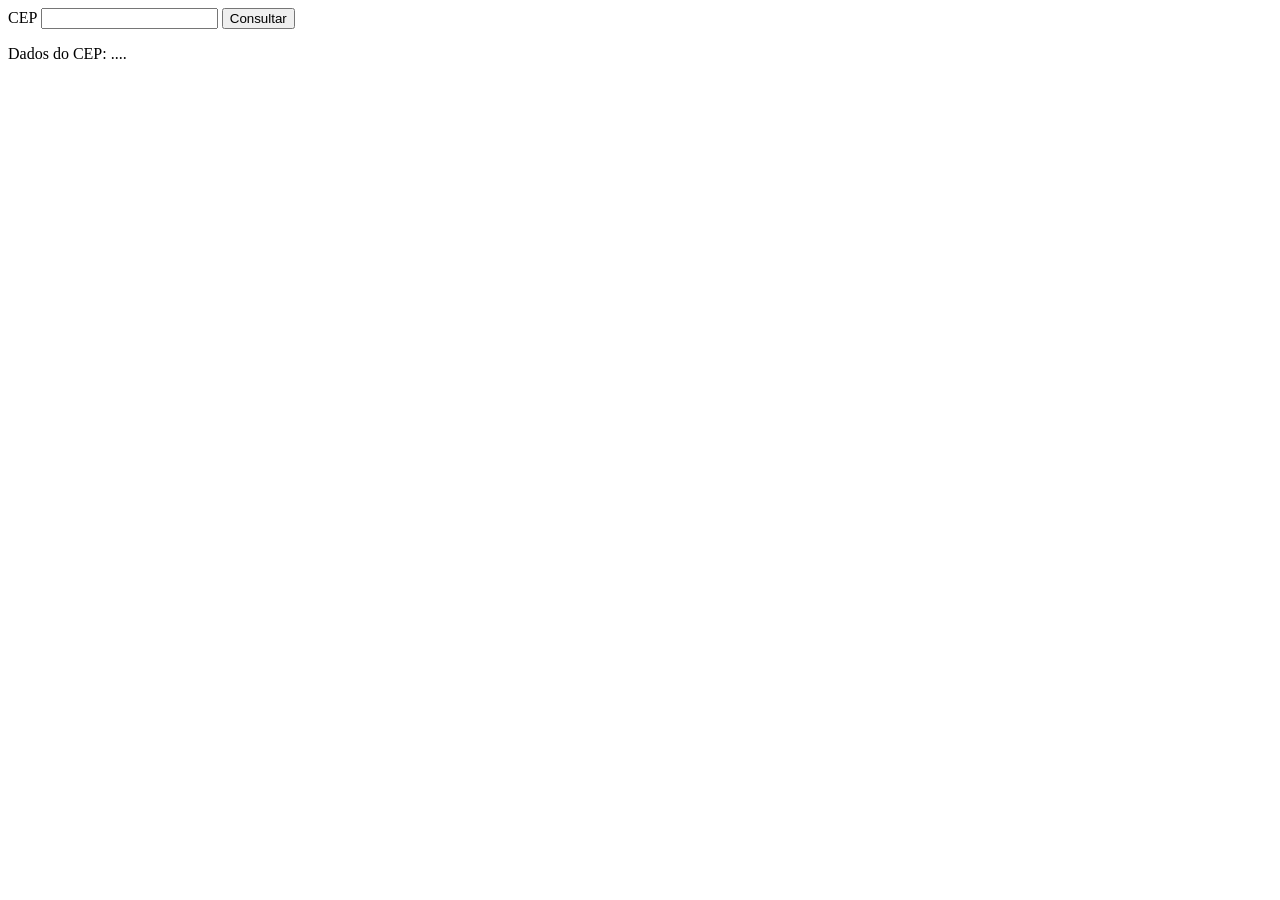
<file: ConsultaCep/index.html>
<!DOCTYPE html>
<html lang="en">

<head>
    <meta charset="UTF-8">
    <meta name="viewport" content="width=device-width, initial-scale=1.0">
    <title>Consulta CEP</title>
    <script src="script.js" defer> </script>
</head>

<body>
    <label for="CEP Informado">CEP</label>
    <input type="text" name="cep" id="cepInformado">
    <button id="consultar">Consultar</button>
    <p> Dados do CEP: <span id="resposta"> .... </span></p>
</body>

</html>
</file>
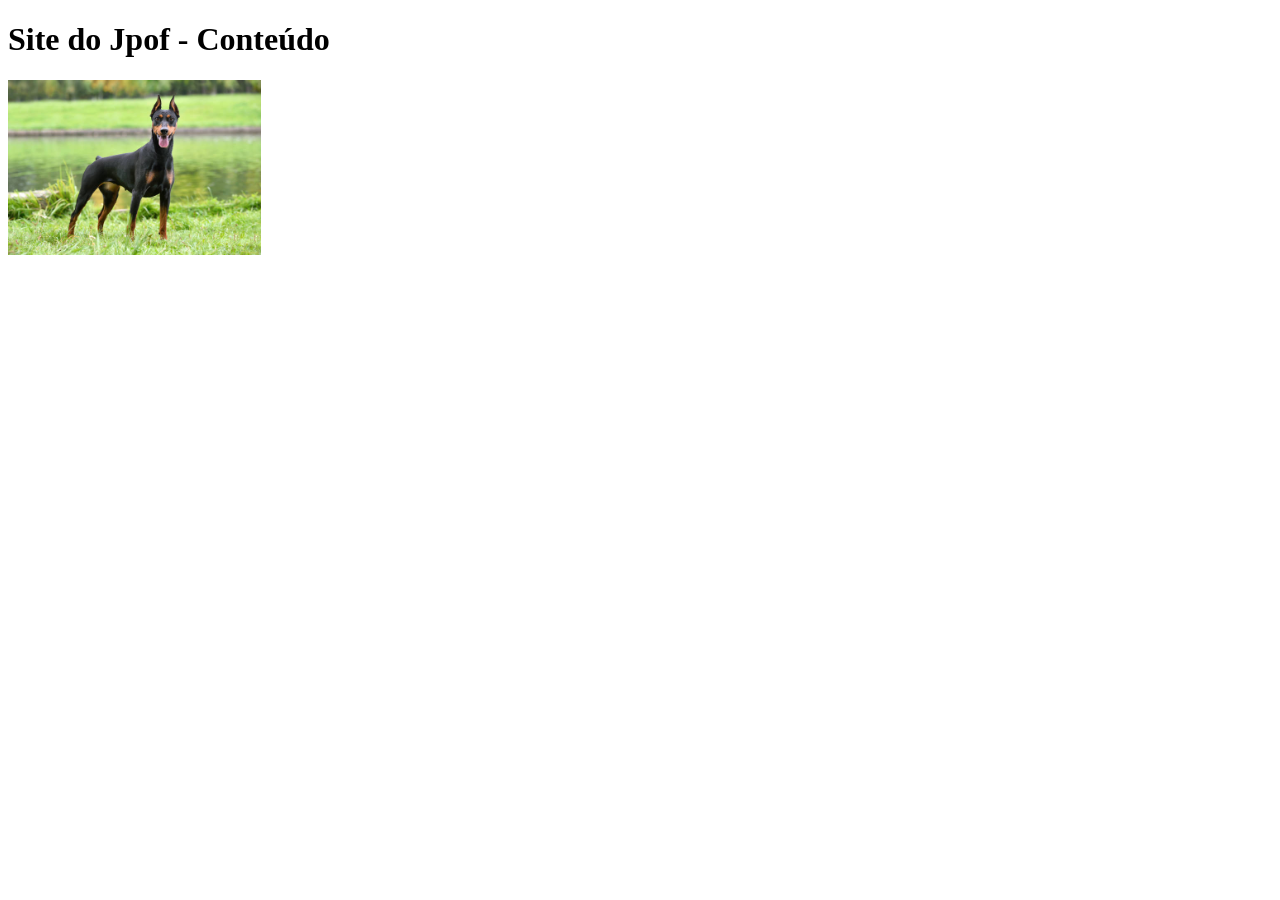
<file: PrimeiroSite/index.html>
<!DOCTYPE html> <!-- define a versão do HTML -->

<html lang="pt-BR">
    <head>
        <title> Site Fatec 1 </title>
        <link rel="stylesheet" href="style.css">


    </head>
        <body>
            <h1> Site do Jpof - Conteúdo</h1>
            <img src="doberman.jpg"alt="Imagem do cachorro"> <!--alt é para pcd--> 
            <!--pode salvar a imagem pelo url da propria imagem ou baixar ela e registrar o nome no cod-->

        </body>



</html>
</file>
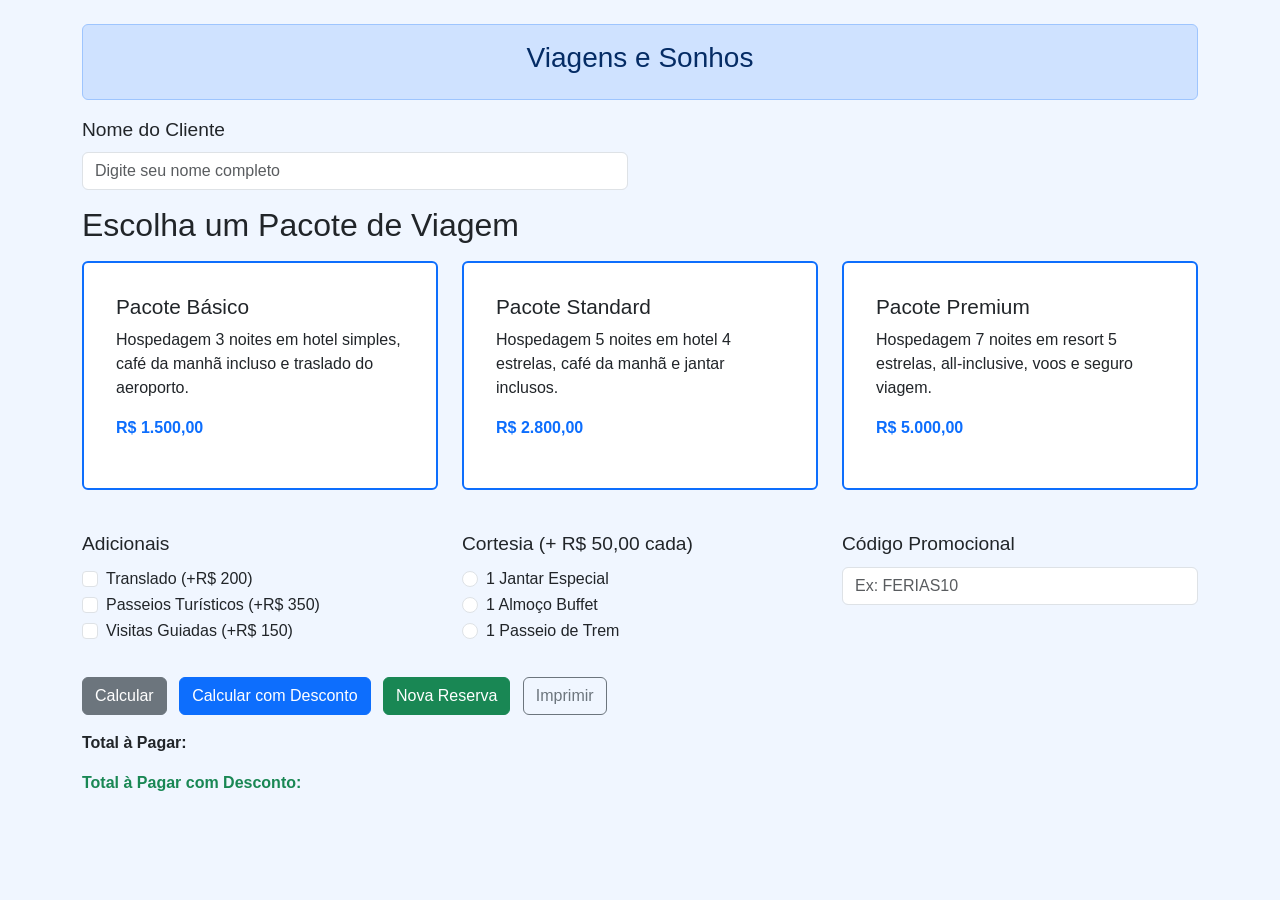
<file: ProjetoAgencia/index.html>
<!DOCTYPE html>
<html lang="pt-br">

<head>
    <meta charset="UTF-8">
    <meta name="viewport" content="width=device-width, initial-scale=1.0">
    <title>Viagens & Sonhos</title>
    <link href="https://cdn.jsdelivr.net/npm/bootstrap@5.3.8/dist/css/bootstrap.min.css" rel="stylesheet">
    <link rel="stylesheet" href="style.css">

</head>

<body>
    <div class="container py-4">

        <div class="alert alert-primary" role="alert">
            <h3>Viagens e Sonhos</h3>
        </div>

        <form id="formulario">

            <!-- Nome do cliente -->
            <div class="row mb-3">
                <div class="col-12 col-md-6">
                    <label for="nome" class="form-label">Nome do Cliente</label>
                    <input type="text" name="nome" id="nome" class="form-control"
                        placeholder="Digite seu nome completo">
                </div>
            </div>

            <!-- Pacotes -->
            <h5 class="mb-3">Escolha um Pacote de Viagem</h5>
            <div class="row mb-4">
                <div class="col-12 col-md-4 mb-3">
                    <div class="card h-100 p-3" id="cardBasico" onclick="selecionarPacote('basico', 1500)">
                        <div class="card-body">
                            <h5 class="card-title"> Pacote Básico</h5>
                            <p class="card-text">Hospedagem 3 noites em hotel simples, café da manhã incluso e traslado
                                do aeroporto.</p>
                            <p class="card-text fw-bold text-primary">R$ 1.500,00</p>
                            <input type="radio" name="pacote" id="pacoteBasico" value="1500" class="d-none">
                        </div>
                    </div>
                </div>
                <div class="col-12 col-md-4 mb-3">
                    <div class="card h-100 p-3" id="cardStandard" onclick="selecionarPacote('standard', 2800)">
                        <div class="card-body">
                            <h5 class="card-title"> Pacote Standard</h5>
                            <p class="card-text">Hospedagem 5 noites em hotel 4 estrelas, café da manhã e jantar
                                inclusos.</p>
                            <p class="card-text fw-bold text-primary">R$ 2.800,00</p>
                            <input type="radio" name="pacote" id="pacoteStandard" value="2800" class="d-none">
                        </div>
                    </div>
                </div>
                <div class="col-12 col-md-4 mb-3">
                    <div class="card h-100 p-3" id="cardPremium" onclick="selecionarPacote('premium', 5000)">
                        <div class="card-body">
                            <h5 class="card-title"> Pacote Premium</h5>
                            <p class="card-text">Hospedagem 7 noites em resort 5 estrelas, all-inclusive, voos e seguro
                                viagem.</p>
                            <p class="card-text fw-bold text-primary">R$ 5.000,00</p>
                            <input type="radio" name="pacote" id="pacotePremium" value="5000" class="d-none">
                        </div>
                    </div>
                </div>
            </div>

            <!-- Adicionais e Cortesia -->
            <div class="row mb-3">
                <div class="col-12 col-md-4 mb-3">
                    <label class="form-label">Adicionais</label>
                    <div class="form-check">
                        <input class="form-check-input" type="checkbox" value="200" id="checkTranslado"
                            name="adicionais">
                        <label class="form-check-label" for="checkTranslado"> Translado (+R$ 200)</label>
                    </div>
                    <div class="form-check">
                        <input class="form-check-input" type="checkbox" value="350" id="checkPasseios"
                            name="adicionais">
                        <label class="form-check-label" for="checkPasseios"> Passeios Turísticos (+R$ 350)</label>
                    </div>
                    <div class="form-check">
                        <input class="form-check-input" type="checkbox" value="150" id="checkGuiadas" name="adicionais">
                        <label class="form-check-label" for="checkGuiadas"> Visitas Guiadas (+R$ 150)</label>
                    </div>
                </div>

                <div class="col-12 col-md-4 mb-3">
                    <label class="form-label">Cortesia (+ R$ 50,00 cada)</label>
                    <div class="form-check">
                        <input class="form-check-input" type="radio" value="50" id="cortesiaJantar" name="cortesia">
                        <label class="form-check-label" for="cortesiaJantar"> 1 Jantar Especial</label>
                    </div>
                    <div class="form-check">
                        <input class="form-check-input" type="radio" value="50" id="cortesiaAlmoco" name="cortesia">
                        <label class="form-check-label" for="cortesiaAlmoco"> 1 Almoço Buffet</label>
                    </div>
                    <div class="form-check">
                        <input class="form-check-input" type="radio" value="50" id="cortesiaTrem" name="cortesia">
                        <label class="form-check-label" for="cortesiaTrem"> 1 Passeio de Trem</label>
                    </div>
                </div>

                <div class="col-12 col-md-4 mb-3">
                    <label for="codigoPromo" class="form-label">Código Promocional</label>
                    <input type="text" id="codigoPromo" class="form-control" placeholder="Ex: FERIAS10">
                </div>
            </div>

            <!-- Botões -->
            <div class="mb-3">
                <input onclick="calcular()" type="button" value="Calcular" class="btn btn-secondary me-2" id="calcular">
                <button type="button" class="btn btn-primary me-2" id="calcularDesc">Calcular com Desconto</button>
                <button type="button" class="btn btn-success me-2" id="novoPedido">Nova Reserva</button>
                <button type="button" class="btn btn-outline-secondary" id="imprimirPedido">Imprimir</button>
            </div>

        </form>

        <p id="valorPagar" class="fw-bold">Total à Pagar:</p>
        <p id="valorPagarDesc" class="fw-bold text-success">Total à Pagar com Desconto:</p>

    </div>

    <script src="https://cdn.jsdelivr.net/npm/bootstrap@5.3.8/dist/js/bootstrap.bundle.min.js"></script>

    <script src="script.js"></script>
</body>

</html>
</file>
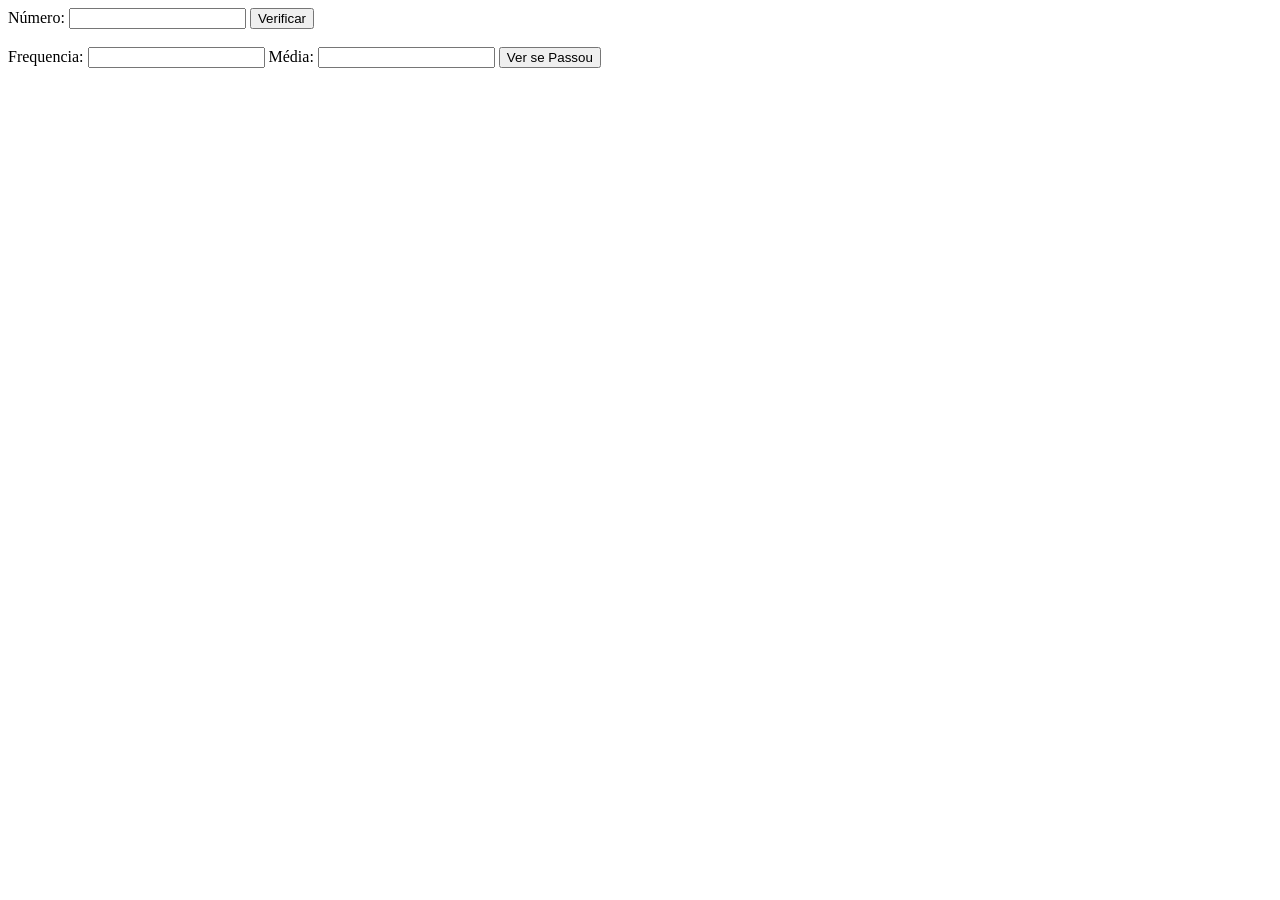
<file: ProjetoCondicional/index.html>
<!DOCTYPE html>
<html lang="pt-BR">

<head>
    <meta charset="UTF-8">
    <meta name="viewport" content="width=device-width, initial-scale=1.0">
    <title>Document</title>
</head>

<body>
    <label for="num">Número: </label>
    <input type="text" name="num" id="num">
    <input type="button" value="Verificar" onclick="verificar()">
    <br><br>
    <label for="Frequencia">Frequencia: </label>
    <input type="text" name="freq" id="freq">

    <label for="Media">Média: </label>
    <input type="text" name="med" id="med">
    <input type="button" value="Ver se Passou" onclick="media()">


    <script>
        function verificar() {
            let numero = Number(document.getElementById("num").value);
            /*numero = Number (numero)*/
            if (numero == 0)
                alert("Nulo");
            else if (numero > 0)
                alert("Positivo");
            else
                alert("Negativo");

        }
        function media() {
            let numerofreq = Number(document.getElementById("freq").value);
            let media = Number(document.getElementById("med").value);

            if (numerofreq >= 75 && media >= 6)
                alert("A");
            else if (media >= 6)
                alert("RF");
            else if (numerofreq >= 75)
                alert("RN");
            else
                alert("RNF");

        }

    </script>
</body>

</html>
</file>
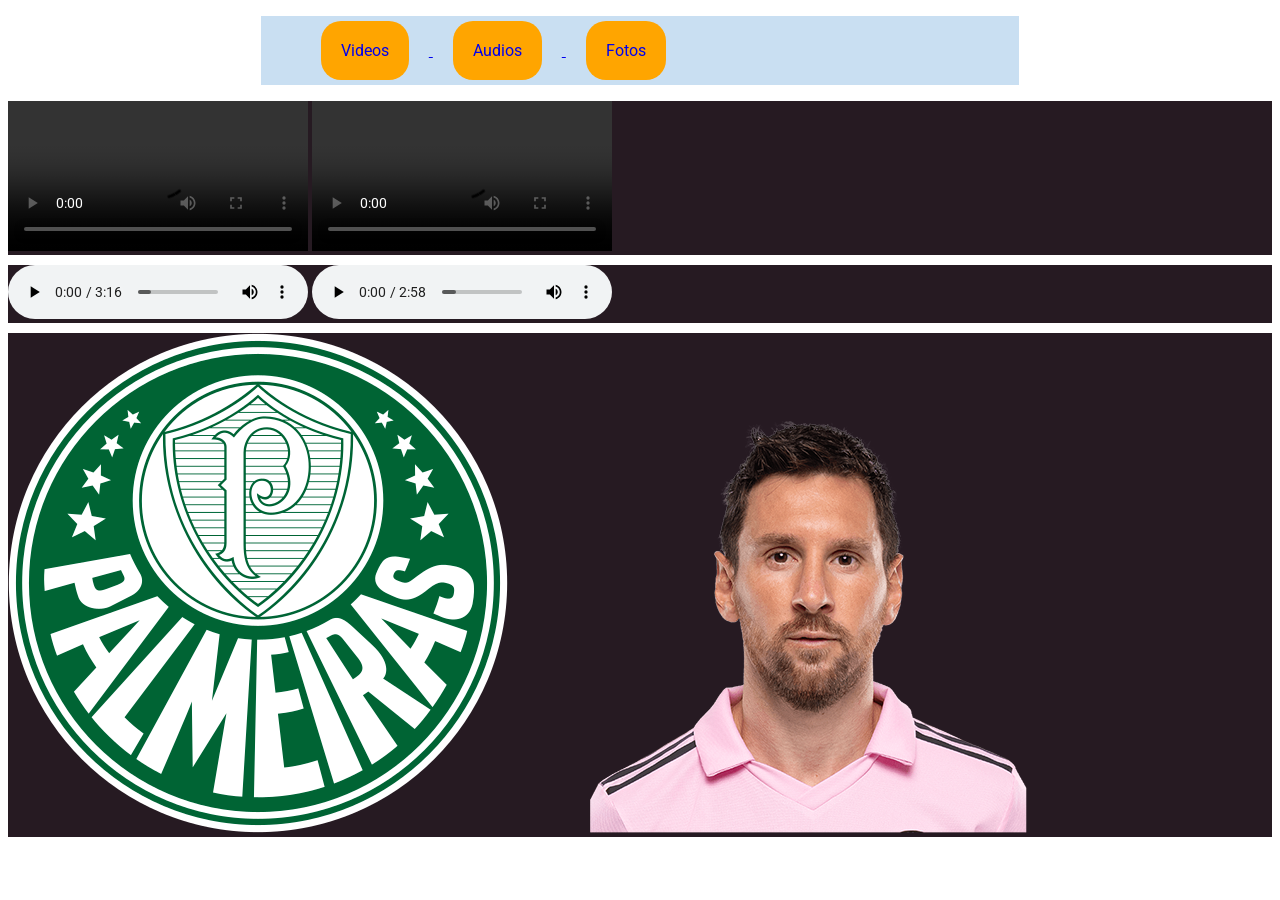
<file: ProjetoEntretenimento/index.html>
<!DOCTYPE html>
<html lang="pt-Br">

<head>
    <meta charset="UTF-8">
    <meta name="viewport" content="width=device-width, initial-scale=1.0">
    <title>Entretenimento</title>
    <link rel="stylesheet" href="style.css">
    <link rel="preconnect" href="https://fonts.googleapis.com">
    <link rel="preconnect" href="https://fonts.gstatic.com" crossorigin>
    <link href="https://fonts.googleapis.com/css2?family=Roboto:ital,wght@0,100..900;1,100..900&display=swap"
        rel="stylesheet">


</head>

<body>
    <header>
        <nav>
            <ul>
                <a href="#videos">
                    <li>Videos</li>
                </a>
                <a href="#audios">
                    <li>Audios</li>
                </a>
                <a href="#fotos">
                    <li>Fotos</li>
                </a>
            </ul>
        </nav>
    </header>

    <section id="videos">
        <video src="visuais/Video 1.mp4" controls></video>
        <video src="visuais/Video 2.mp4" controls></video>

    </section>

    <section id="audios">
        <audio src="visuais/Audio 1.mpeg" controls></audio>
        <audio src="visuais/Audio 2.mpeg" controls></audio>


    </section>

    <section id="fotos">
        <img src="visuais/palmeiras.png" alt="palmeiras">
        <img src="visuais/messi.png" alt="messi">

    </section>

    <footer>

    </footer>
</body>

</html>
</file>
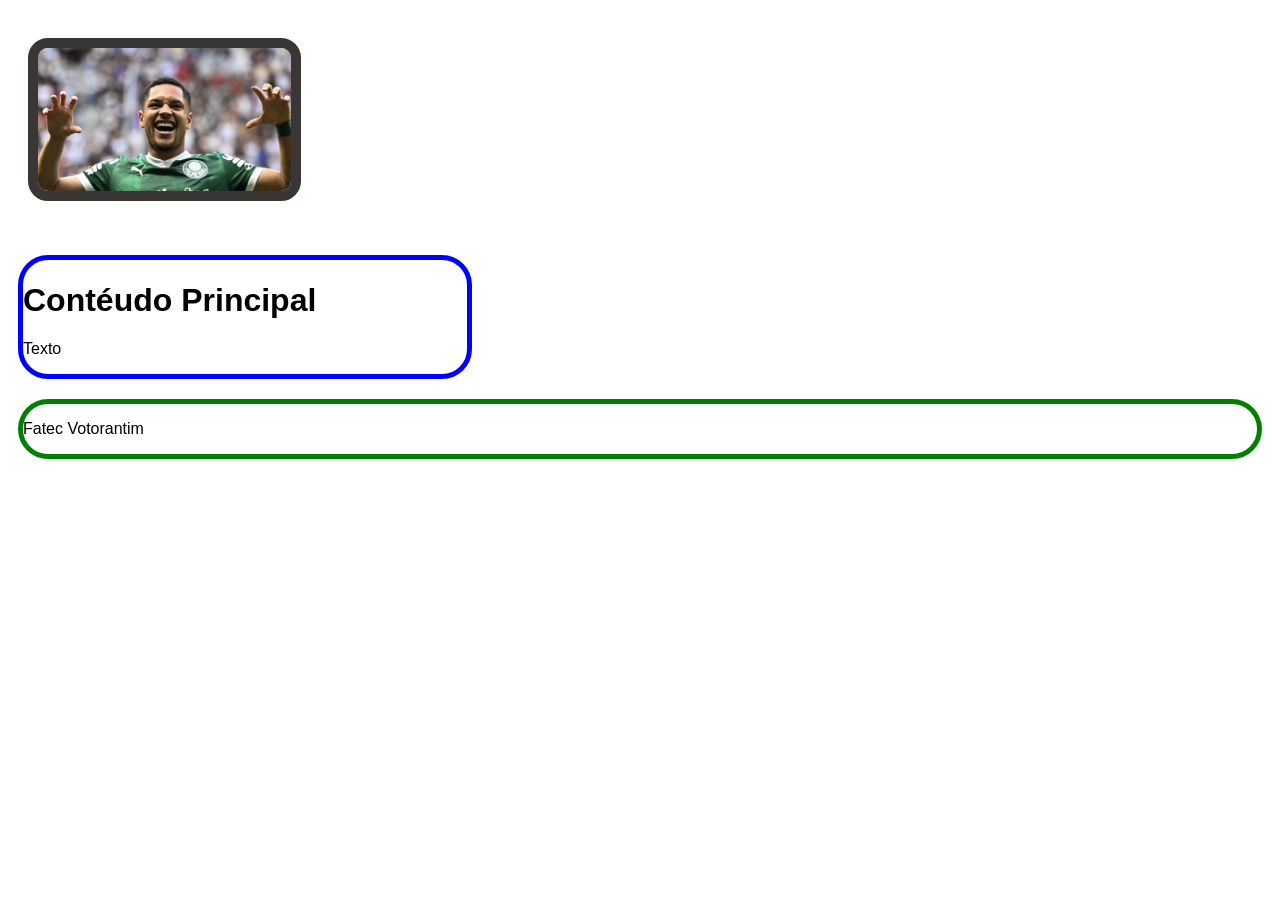
<file: ProjetoEstruturado/index.html>
<!DOCTYPE html>
<html lang="pt-BR">
    <head>
        <title> Estruturando o Site </title>
        <meta charset="UTF-8">
        <meta name="keywords" content="fatec, jpof">
        <meta name="author" content="jpof">
        <meta name="description" content="Site Entretenimento">
        <meta name="viewport" content="width = device-width, initial-scale=1.0">
        <link rel="stylesheet" href="style.css">
    </head>
    <body>
        <header>
            <img src="tiger.jpg" alt="logo">
        </header>
        <main>
            <h1>  Contéudo Principal</h1>
            <p>  Texto</p>
        </main>
        <footer>
            <p>Fatec Votorantim</p>
        </footer>

    </body>

</html>
</file>
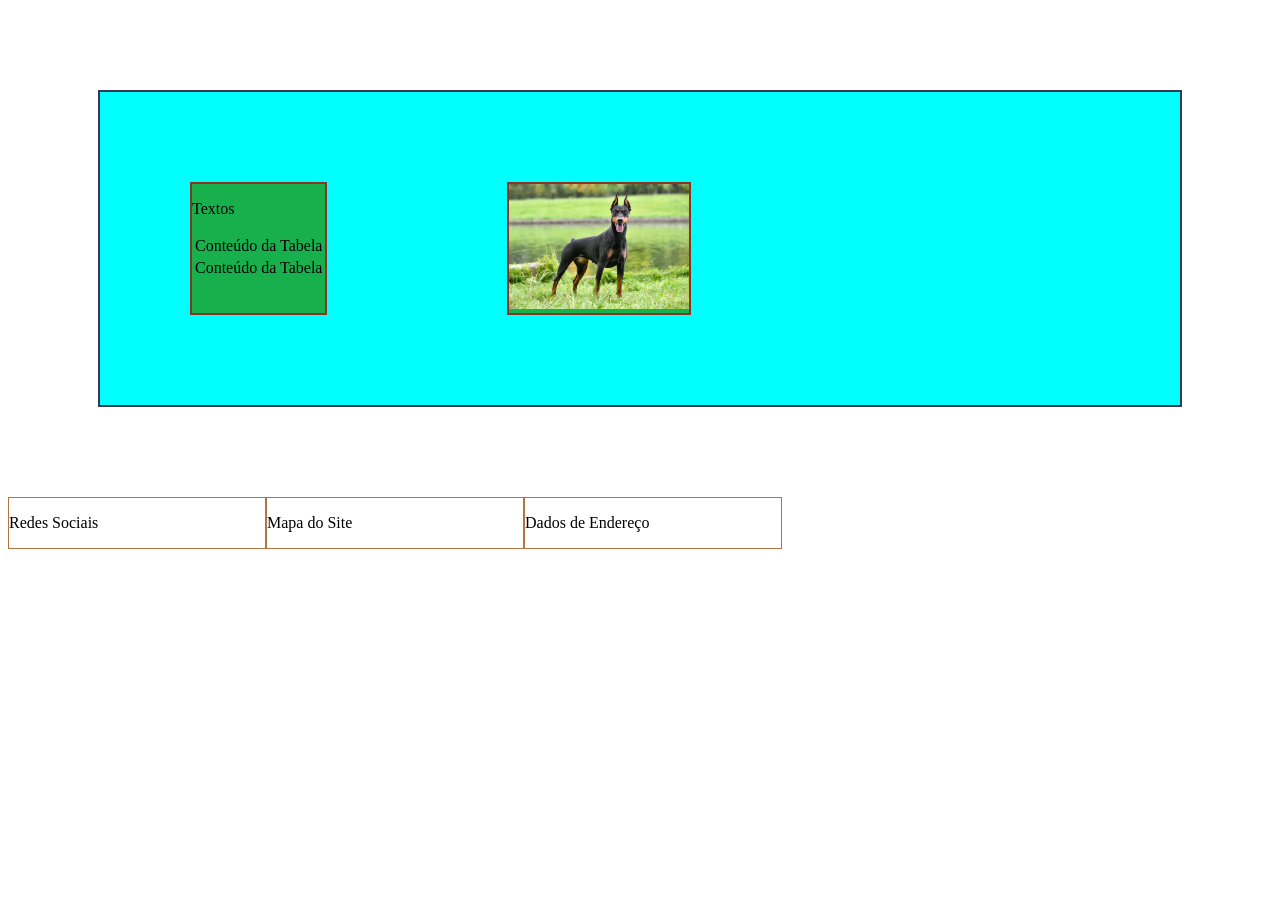
<file: ProjetoFlexBásico/index.html>
<!DOCTYPE html>
<html lang="en">

<head>
    <meta charset="UTF-8">
    <meta name="viewport" content="width=device-width, initial-scale=1.0">
    <title>Document</title>
    <link rel="stylesheet" href="style.css">
</head>

<body>
    <section class="contdiv">
        <article class="contdivC">
            <p>Textos</p>
            <table>
                <tr> <td> Conteúdo da Tabela </td></tr>
                <tr> <td> Conteúdo da Tabela </td></tr>
            </table>
        </article>

        <article>
            <img src="doberman.jpg" alt="imagem">
        </article>
    </section>

    <div class="contdiv">
        <div class="conteudo">
            <p>Redes Sociais</p>
        </div>
        <div class="conteudo">
            <p>Mapa do Site</p>
        </div>
        <div class="conteudo">
            <p>Dados de Endereço</p>
        </div>
    </div>
</body>

</html>
</file>
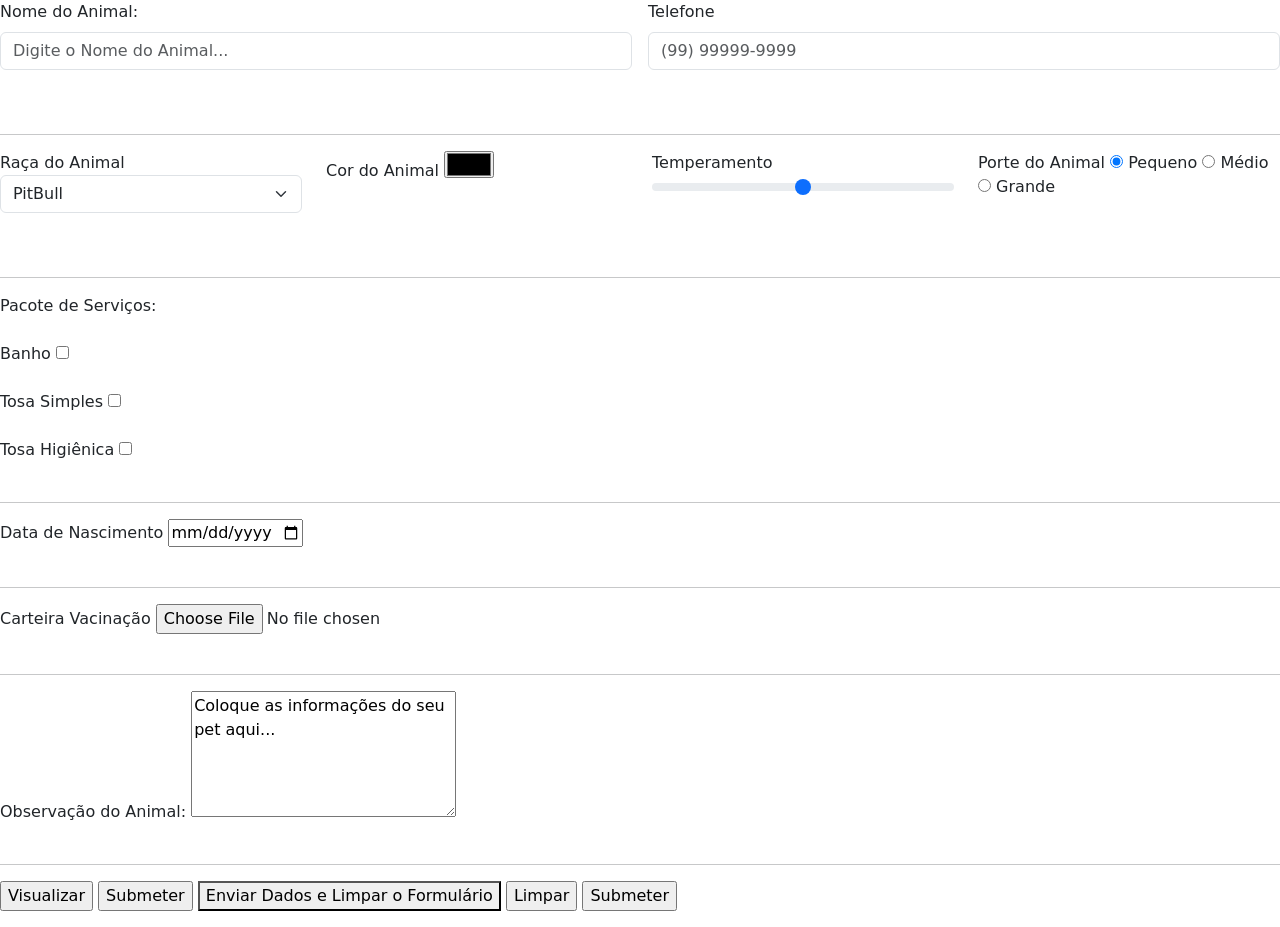
<file: ProjetoFormulario/index.html>
<!DOCTYPE html>
<html lang="pt-BR">

<head>
    <meta charset="UTF-8">
    <meta name="viewport" content="width=device-width, initial-scale=1.0">
    <title>Formulario</title>
    <link href="https://cdn.jsdelivr.net/npm/bootstrap@5.3.8/dist/css/bootstrap.min.css" rel="stylesheet"
        integrity="sha384-sRIl4kxILFvY47J16cr9ZwB07vP4J8+LH7qKQnuqkuIAvNWLzeN8tE5YBujZqJLB" crossorigin="anonymous">
</head>

<body>

    <form id="Formulario"> <!-- mais utilizado para formularo -->
        <!-- <label for="senha">Senha</label> 
    <input type="password" name="senha" id="senha"> -->

        <div class="row g-3">
            <div class="col-6">
                <label for="nomeAnimal" class="form-label">Nome do Animal:</label>
                <input type="text" class="form-control" name="nomeAnimal" id="nomeAnimal"
                    placeholder="Digite o Nome do Animal..." size="20" maxlength="20" required>
            </div>

            <div class="col-6">
                <label for="telefone" class="form-label">Telefone</label>
                <input type="tel" class="form-control" name="telefone" id="telefone" placeholder="(99) 99999-9999"
                    pattern="\([0-9]{2}\)\s[0-9]{4,5}-[0-9]{4}" title="Formato: (99) 99999-9999" required>
            </div>
        </div>

        <!--  o pattern verifica se o formato de texto é o mesmo que foi solicitado-->

        <!-- o required deixa o campo obrigatório -->

        <!-- o placeholder coloca uma orientação do texto que deve ser inserido, o seu formato -->

        <!-- o tel aciona o teclado numérico, enquanto o text exibe o teclado alfanumérico padrão. 
    Ambos aceitam texto livre por padrão, mas o tel é ideal para telefones. -->

        <!-- max é para maximo em numero -->

        <!-- maxlenght é para caractere -->

        <!-- size é para o tamanho (não obrigatorio) dos caracteres que a pessoa colocar -->

        <!-- name é mais utilizado em banco de dados (podendo conter valores do produto, por exemplo)
    e id usado mais em javascript, por exemplo -->

        <br><br>
        <hr>

        <div class="row">
            <div class="col-3">
                <label for="racaAnimal">Raça do Animal</label>
                <select class="form-select" name="racaAnimal" id="racaAnimal">

                    <optgroup label="Doméstico">

                        <option value="PitBull">PitBull</option>
                        <option value="Caramelo">Caramelo</option>
                        <option value="Bulldogue Frances">Bulldogue Francês</option>
                        <option value="Pastor Alemao">Pastor Alemão</option>

                    </optgroup>
                    <!-- optgroup é para cirar um grupo de opções -->
                    <!-- option é a opção do grupo -->

                    <optgroup label="Selvagem">

                        <option value="Cobra">Cobra</option>
                        <option value="Passaro">Passaro</option>
                        <option value="Bulldogue Frances">Peixe</option>
                        <option value="Caramelo">Cavalo</option>

                    </optgroup>



                </select>
            </div>

            <div class="col-3">
                <label for="corAnimal">Cor do Animal</label>
                <input type="color" name="corAnimal" id="corAnimal">
            </div>

            <div class="col-3">
                <label for="temperamento">Temperamento</label>
                <input class="form-range" type="range" name="temperamento" id="temperamento" min="0" max="100"
                    step="10">
                <!-- step é ara a qtd que vai para frente -->
            </div>

            <div class="col-3">

                <label for="porte">Porte do Animal</label>
                <!-- radio para a escolha de uma opção apenas (nesse caso o tamanho) -->

                <input type="radio" name="porte" id="pequeno" checked> <!-- checked é para opção checada antes -->
                <label for="pequeno">Pequeno</label>

                <input type="radio" name="porte" id="medio">
                <label for="medio">Médio</label>

                <input type="radio" name="porte" id="grande">
                <label for="grande">Grande</label>

                <!-- partindo do mesmo name é possivel escolher 
    outras opções cancelando a anteriormente selecionada -->
            </div>

        </div>

        <br><br>
        <hr>

        <label for="pacote">Pacote de Serviços:</label>

        <br><br>

        <label for="banho">Banho</label>
        <input type="checkbox" name="banho" id="banho">

        <br><br>

        <label for="tosaSimples">Tosa Simples</label>
        <input type="checkbox" name="tosaSimples" id="tosaSimples">

        <br><br>

        <label for="tosaHigi">Tosa Higiênica</label>
        <input type="checkbox" name="tosaHigi" id="tosaHigi">

        <br><br>
        <hr>

        <label for="dataNasc">Data de Nascimento</label>
        <input type="date" name="dataNasc" id="dataNasc" max="2026-04-14">
        <!-- A data de nascimento so pode ter data maxima ate hoje 04/14  -->

        <br><br>
        <hr>

        <label for="carteira">Carteira Vacinação</label>
        <input type="file" name="carteira" id="carteira">
        <!-- file é para adicionar algum arquivo -->

        <br><br>
        <hr>

        <label for="observacao">Observação do Animal:</label>
        <textarea name="observacao" id="observacao" cols="30" rows="5">Coloque as informações do seu pet aqui...

    </textarea>

        <!-- textarea é para o usuario adicionar infos, por exemplo -->

        <br><br>
        <hr>

        <input type="button" value="Visualizar" onclick="visualizar()">
        <input type="button" value="Submeter">
        <button onclick="limpar()"> Enviar Dados e Limpar o Formulário</button>
        <input type="reset" value="Limpar">
        <input type="submit" value="Submeter">

    </form>

    <script src="script.js"></script>

    <script src="https://cdn.jsdelivr.net/npm/bootstrap@5.3.8/dist/js/bootstrap.bundle.min.js"
        integrity="sha384-FKyoEForCGlyvwx9Hj09JcYn3nv7wiPVlz7YYwJrWVcXK/BmnVDxM+D2scQbITxI"
        crossorigin="anonymous"></script>



</body>

</html>
</file>
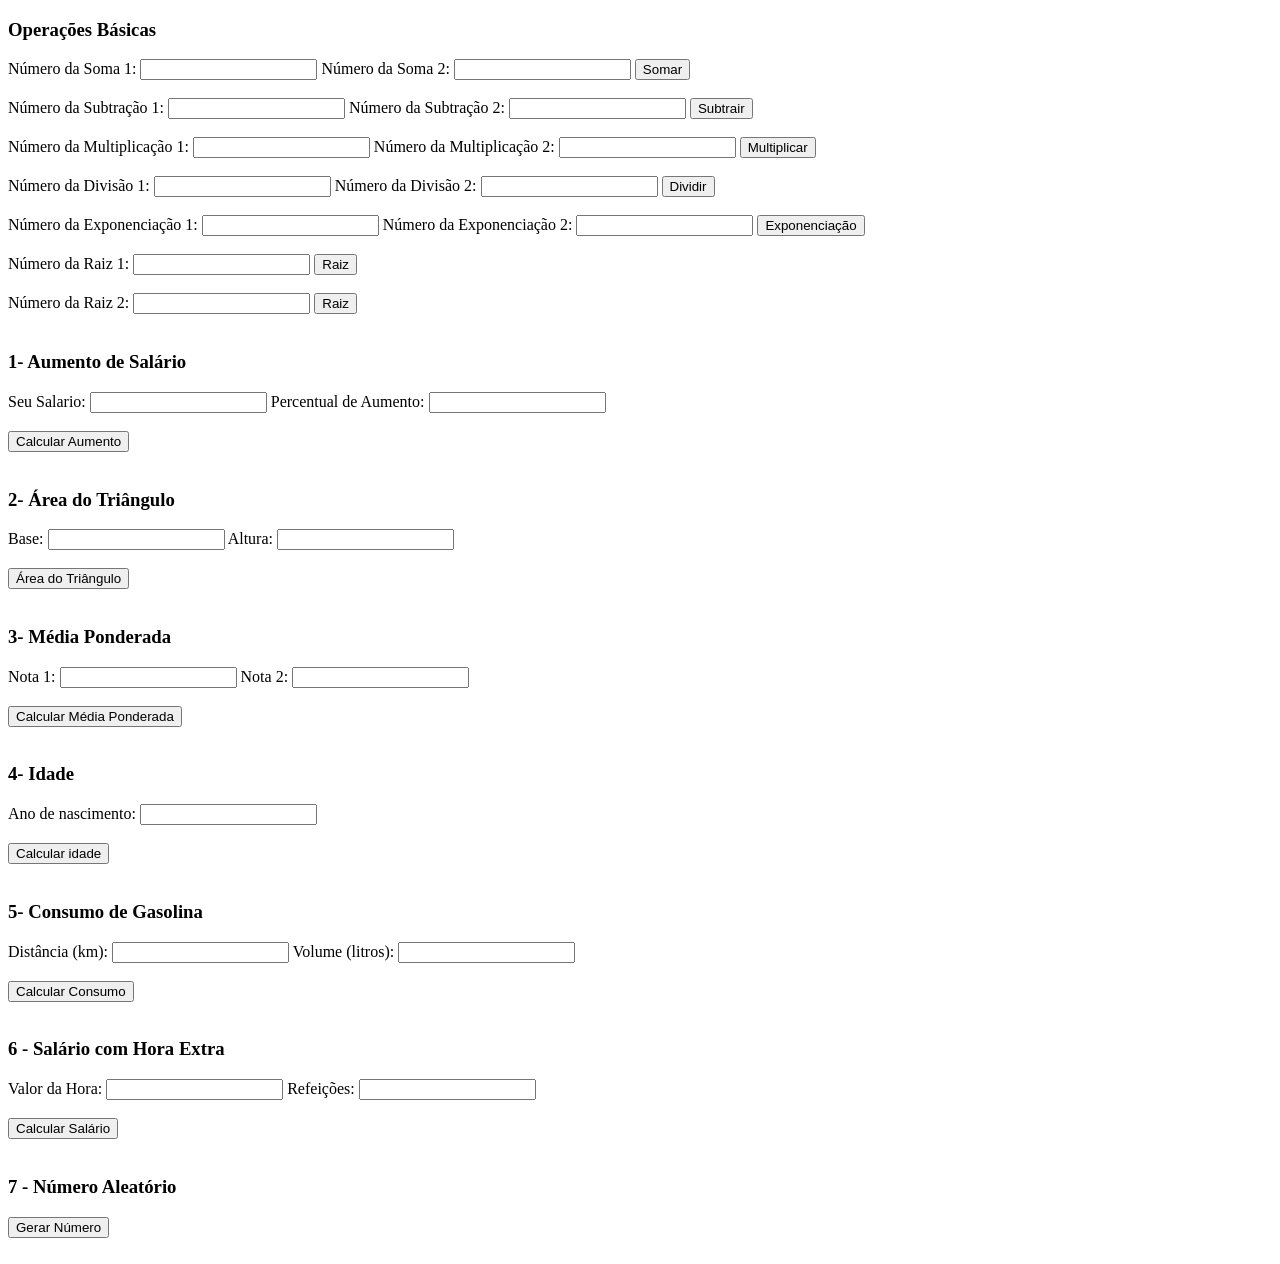
<file: ProjetoJS/index.html>
<!DOCTYPE html>
<html lang="pt-BR">
<head>
<meta charset="UTF-8">
<meta name="viewport" content="width=device-width, initial-scale=1.0">
<meta name="author" content="João Pedro">
<title>ProjetoJS_1</title>
</head>

<body>

<!-- OPERAÇÕES BÁSICAS (EXTRA) -->
<h3>Operações Básicas</h3>

<label>Número da Soma 1:</label>
<input type="text" id="soma1">
<label>Número da Soma 2:</label>
<input type="text" id="soma2">
<input type="button" value="Somar" onclick="Somar()">
<br><br>

<label>Número da Subtração 1:</label>
<input type="text" id="sub1">
<label>Número da Subtração 2:</label>
<input type="text" id="sub2">
<input type="button" value="Subtrair" onclick="Subtrair()">
<br><br>

<label>Número da Multiplicação 1:</label>
<input type="text" id="mult1">
<label>Número da Multiplicação 2:</label>
<input type="text" id="mult2">
<input type="button" value="Multiplicar" onclick="multiplicar()">
<br><br>

<label>Número da Divisão 1:</label>
<input type="text" id="div1">
<label>Número da Divisão 2:</label>
<input type="text" id="div2">
<input type="button" value="Dividir" onclick="divisao()">
<br><br>

<label>Número da Exponenciação 1:</label>
<input type="text" id="exp1">
<label>Número da Exponenciação 2:</label>
<input type="text" id="exp2">
<input type="button" value="Exponenciação" onclick="exponenciacao()">
<br><br>

<label>Número da Raiz 1:</label>
<input type="text" id="raiz1">
<input type="button" value="Raiz" onclick="raiz1()">
<br><br>

<label>Número da Raiz 2:</label>
<input type="text" id="raiz2">
<input type="button" value="Raiz" onclick="raiz2()">
<br><br>

<!-- EXERCÍCIO 1 - AUMENTO DE SALÁRIO -->
<h3>1- Aumento de Salário</h3>
<label>Seu Salario:</label>
<input type="text" id="Salario">
<label>Percentual de Aumento:</label>
<input type="text" id="Percentual">
<br><br>
<input type="button" value="Calcular Aumento" onclick="CalculoPercentualdoSalario()">
<br><br>

<!-- EXERCÍCIO 2 - ÁREA DO TRIÂNGULO -->
<h3>2- Área do Triângulo</h3>
<label>Base:</label>
<input type="text" id="base">
<label>Altura:</label>
<input type="text" id="altura">
<br><br>
<input type="button" value="Área do Triângulo" onclick="AreaTriangulo()">
<br><br>

<!-- EXERCÍCIO 3 - MÉDIA PONDERADA -->
<h3>3- Média Ponderada</h3>
<label>Nota 1:</label>
<input type="text" id="nota1">
<label>Nota 2:</label>
<input type="text" id="nota2">
<br><br>
<input type="button" value="Calcular Média Ponderada" onclick="CalcularMediaPonderada()">
<br><br>

<!-- EXERCÍCIO 4 - IDADE -->
<h3>4- Idade</h3>
<label>Ano de nascimento:</label>
<input type="text" id="nascimento">
<br><br>
<input type="button" value="Calcular idade" onclick="idade()">
<br><br>

<!-- EXERCÍCIO 5 - CONSUMO DE GASOLINA -->
<h3>5- Consumo de Gasolina</h3>
<label>Distância (km):</label>
<input type="text" id="Distancia">
<label>Volume (litros):</label>
<input type="text" id="Volume">
<br><br>
<input type="button" value="Calcular Consumo" onclick="CalculodoTanque()">
<br><br>

<!-- EXERCÍCIO 6 - SALÁRIO 62H -->
<h3>6 - Salário com Hora Extra</h3>
<label>Valor da Hora:</label>
<input type="text" id="ValorHora">
<label>Refeições:</label>
<input type="text" id="refeicao">
<br><br>
<input type="button" value="Calcular Salário" onclick="CalculoSalario()">
<br><br>

<!-- EXERCÍCIO 7 - PAR OU ÍMPAR -->
<h3>7 - Número Aleatório</h3>
<input type="button" value="Gerar Número" onclick="checarParImpar()">
<br><br>

<script>

function Somar(){
let num1 = Number(document.getElementById("soma1").value);
let num2 = Number(document.getElementById("soma2").value);
alert("Soma: " + (num1 + num2));
}

function Subtrair(){
let num1 = Number(document.getElementById("sub1").value);
let num2 = Number(document.getElementById("sub2").value);
alert("Subtração: " + (num1 - num2));
}

function multiplicar(){
let num1 = Number(document.getElementById("mult1").value);
let num2 = Number(document.getElementById("mult2").value);
alert("Multiplicação: " + (num1 * num2));
}

function divisao(){
let num1 = Number(document.getElementById("div1").value);
let num2 = Number(document.getElementById("div2").value);
alert("Divisão: " + (num1 / num2));
}

function exponenciacao(){
let num1 = Number(document.getElementById("exp1").value);
let num2 = Number(document.getElementById("exp2").value);
alert("Exponenciação: " + (num1 ** num2));
}

function raiz1(){
let num1 = Number(document.getElementById("raiz1").value);
alert("Raiz: " + Math.sqrt(num1));
}

function raiz2(){
let num2 = Number(document.getElementById("raiz2").value);
alert("Raiz: " + Math.sqrt(num2));
}
function CalculoPercentualdoSalario(){
let num1 = Number(document.getElementById("Salario").value);
let num2 = Number(document.getElementById("Percentual").value);
let resultado = num1 + (num1 * num2/100);
alert("Novo salário: " + resultado);
}

function AreaTriangulo(){
let base = Number(document.getElementById("base").value);
let altura = Number(document.getElementById("altura").value);
let resultado = (base * altura) / 2;
alert("Área: " + resultado);
}

function CalcularMediaPonderada(){
let num1 = Number(document.getElementById("nota1").value);
let num2 = Number(document.getElementById("nota2").value);
let resultado = (num1 * 0.3) + (num2 * 0.7);
alert("Média: " + resultado);
}

function idade(){
let nascimento = Number(document.getElementById("nascimento").value);
let anoAtual = new Date().getFullYear();
let anos = anoAtual - nascimento;
let meses = anos * 12;
let semanas = anos * 52;
let dias = anos * 365;
let horas = dias * 24;
let minutos = horas * 60;
let idade2050 = 2050 - nascimento;

alert("Anos: " + anos);
alert("Meses: " + meses);
alert("Semanas: " + semanas);
alert("Dias: " + dias);
alert("Horas: " + horas);
alert("Minutos: " + minutos);
alert("Idade em 2050: " + idade2050);
}

function CalculodoTanque(){
let num1 = Number(document.getElementById("Distancia").value);
let num2 = Number(document.getElementById("Volume").value);
let resultado = num1 / num2;
alert("Consumo: " + resultado + " km/L");
}

function CalculoSalario(){
let horastrab = 62;
let horasNormais = 40;
let horasExtras = horastrab - horasNormais;

let valorh = Number(document.getElementById("ValorHora").value);
let refeicoes = Number(document.getElementById("refeicao").value);

let pagamentonormal = valorh * horasNormais;
let pagamentoextra = valorh * horasExtras * 3;

let salariobruto = pagamentonormal + pagamentoextra;
let descontoref = refeicoes * 1.50;
let salarioliq = salariobruto - descontoref;

alert("Salário bruto: R$ " + salariobruto.toFixed(2));
alert("Desconto: R$ " + descontoref.toFixed(2));
alert("Salário líquido: R$ " + salarioliq.toFixed(2));
}

function checarParImpar(){
let numero = Math.floor(Math.random() * 100) + 1;

if (numero % 2 === 0){
alert("Número: " + numero + " - PAR");
}else{
alert("Número: " + numero + " - ÍMPAR");
}
}

</script>

</body>
</html>
</file>
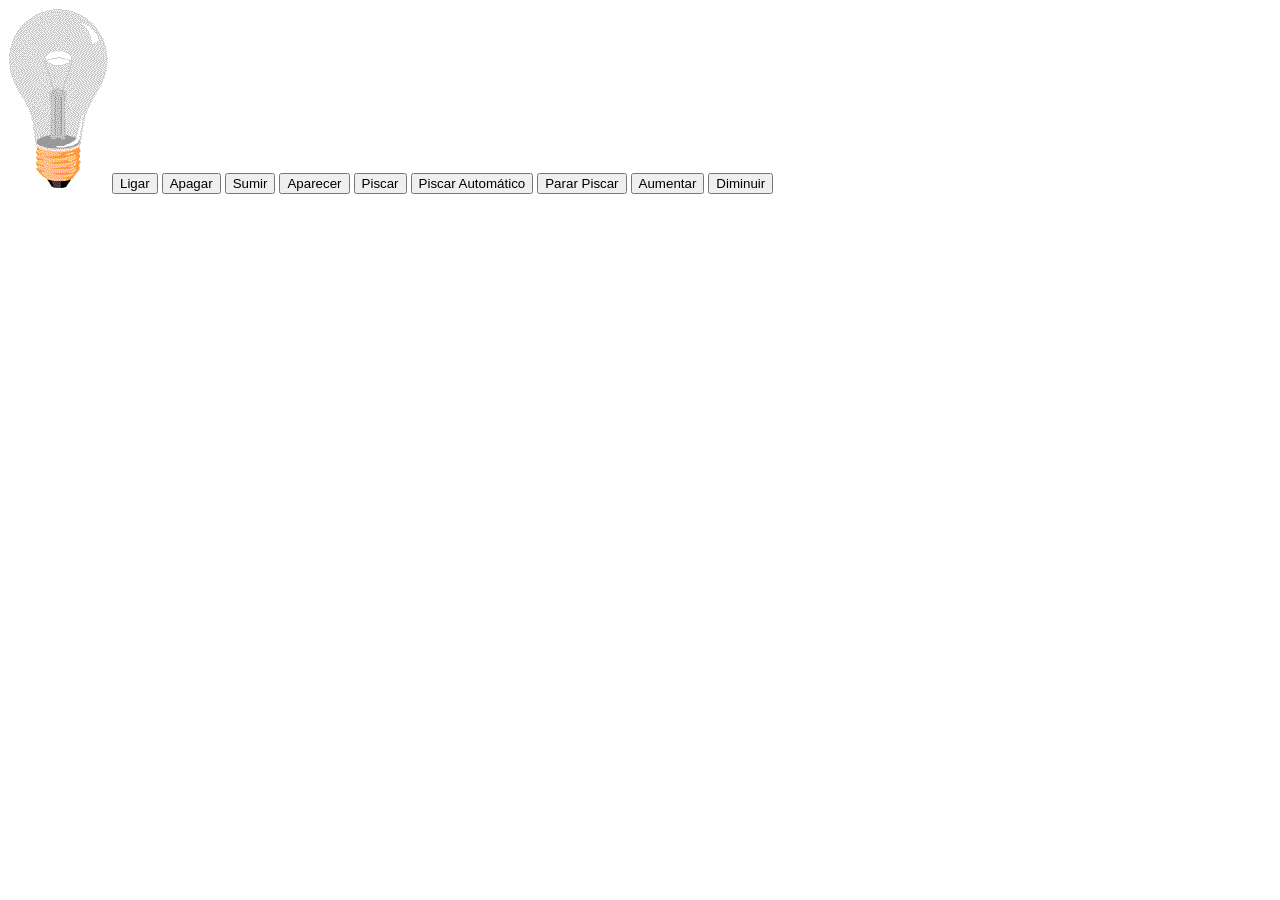
<file: ProjetoLampada/index.html>
<!DOCTYPE html>
<html lang="pt-BR">

<head>
    <meta charset="UTF-8">
    <title>Lampada</title>
</head>

<body>

    <img id="lampada" src="imagens/luzDesligada.gif" alt="lampada desligada">

    <input type="button" value="Ligar" onclick="ligar()">
    <input type="button" value="Apagar" onclick="apagar()">
    <input type="button" value="Sumir" onclick="sumir()">
    <input type="button" value="Aparecer" onclick="aparecer()">
    <input type="button" value="Piscar" onclick="piscar()">
    <input type="button" value="Piscar Automático" onclick="piscarAutomatico()">
    <input type="button" value="Parar Piscar" onclick="paraPiscar()">
    <input type="button" value="Aumentar" onclick="paraAumentar()">
    <input type="button" value="Diminuir" onclick="paraDiminuir()">

    <script src="script.js"></script>

</body>

</html>
</file>
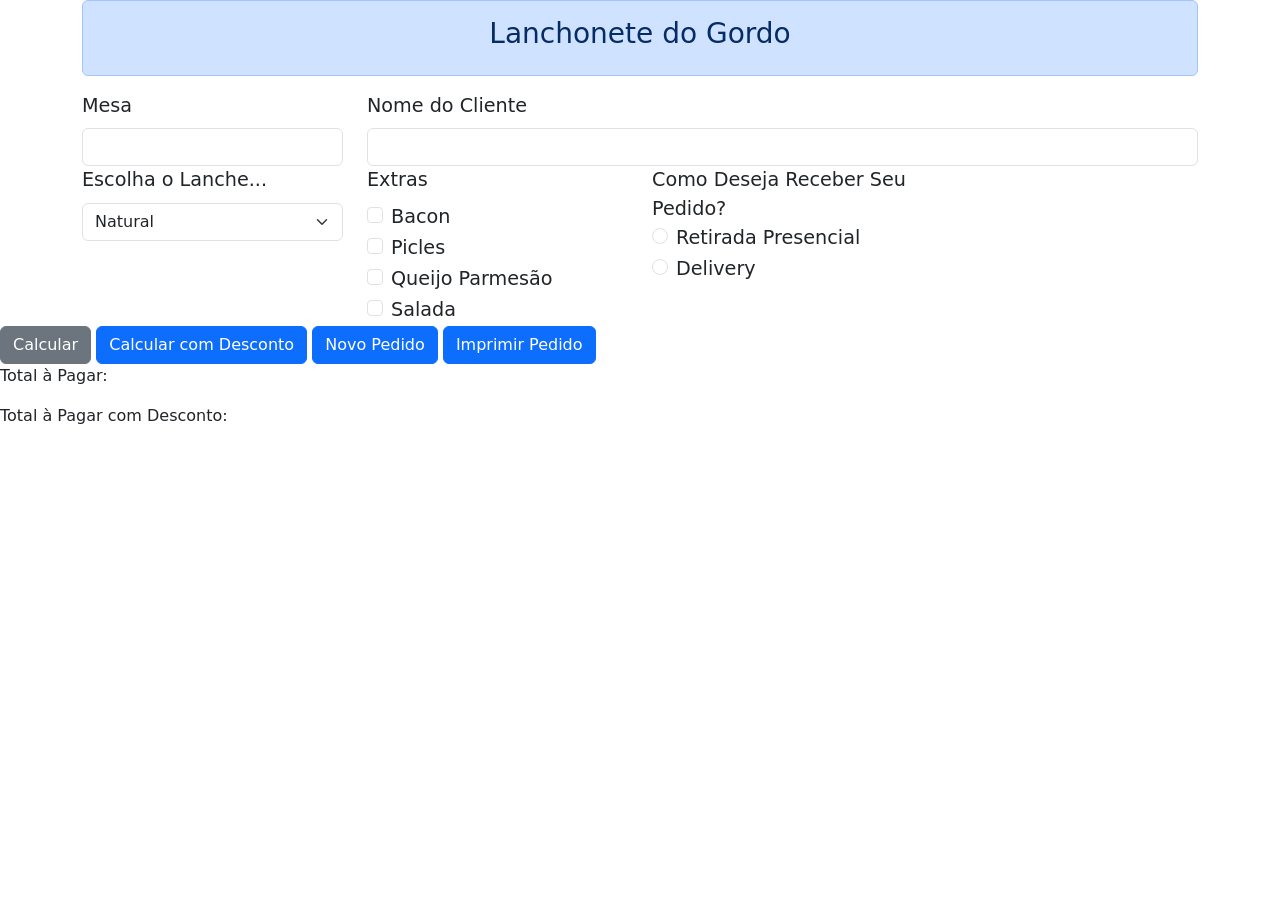
<file: ProjetoLanchonete/index.html>
<!DOCTYPE html>
<html lang="en">

<head>
    <meta charset="UTF-8">
    <meta name="viewport" content="width=device-width, initial-scale=1.0">
    <title>Projeto Lanchonete</title>
    <link href="https://cdn.jsdelivr.net/npm/bootstrap@5.3.8/dist/css/bootstrap.min.css" rel="stylesheet"
        integrity="sha384-sRIl4kxILFvY47J16cr9ZwB07vP4J8+LH7qKQnuqkuIAvNWLzeN8tE5YBujZqJLB" crossorigin="anonymous">
    <link rel="stylesheet" href="style.css">
</head>

<body>
    <div class="container">
        <div class="alert alert-primary" role="alert">
            <h3>Lanchonete do Gordo</h3>
        </div>

        <form id="formulario">
            <div class="row">
                <div class="col-3">
                    <label for="mesa" class="form-label">Mesa</label>
                    <input type="number" name="mesa" id="mesa" class="form-control">
                </div>

                <div class="col-9">
                    <label for="nome" class="form-label">Nome do Cliente</label>
                    <input type="text" name="nome" id="nome" class="form-control">
                </div>
            </div>

        </form>

        <div class="row">
            <div class="col-3">
                <label for="lanches" class="form-label">
                    Escolha o Lanche...
                </label>
                <select name="lanches" id="lanches" class="form-select">
                    <option value="20">Natural</option>
                    <option value="35">Vegano</option>
                    <option value="30">X-Tudo</option>
                    <option value="17.50">Promoção do Dia</option>
                </select>
            </div>


            <div class="col-3">
                <label class="form-label">Extras</label>

                <div class="form-check">
                    <input class="form-check-input" type="checkbox" value="5" id="checkBacon" name="adicionais">
                    <label class="form-check-label" for="checkBacon">Bacon</label>
                </div>

                <div class="form-check">
                    <input class="form-check-input" type="checkbox" value="10" id="checkPicles" name="adicionais">
                    <label class="form-check-label" for="checkPicles">Picles</label>
                </div>

                <div class="form-check">
                    <input class="form-check-input" type="checkbox" value="15" id="checkQueijoParmesao"
                        name="adicionais">
                    <label class="form-check-label" for="checkQueijoParmesao">Queijo Parmesão</label>
                </div>

                <div class="form-check">
                    <input class="form-check-input" type="checkbox" value="5" id="checkSalada" name="adicionais">
                    <label class="form-check-label" for="checkSalada">Salada</label>
                </div>

            </div>

            <div class="col-3">
                <label class="form-check-label" for="receba">Como Deseja Receber Seu Pedido?</label>

                <div class="form-check">
                    <input class="form-check-input" type="radio" value="0" id="checkRetirada" name="recebimentos">
                    <label class="form-check-label" for="checkRetirada">Retirada Presencial</label>
                </div>

                <div class="form-check">
                    <input class="form-check-input" type="radio" value="10" id="checkDelivery" name="recebimentos">
                    <label class="form-check-label" for="checkRetirada">Delivery</label>
                </div>

            </div>

        </div>
    </div>



    <div>
        <input onclick="calcular()" type="button" value="Calcular" class="btn btn-secondary" id="calcular">
        <button type="button" class="btn btn-primary" id="calcularDesc">
            Calcular com Desconto
        </button>
        <button type="button" class="btn btn-primary" id="novoPedido">Novo Pedido</button>
        <button type="button" class="btn btn-primary" id="imprimirPedido">Imprimir Pedido</button>

    </div>

    <p id="valorPagar">Total à Pagar:</p>
    <p id="valorPagarDesc">Total à Pagar com Desconto:</p>
    </div>

    <script src="script.js"></script>

    <script src="https://cdn.jsdelivr.net/npm/bootstrap@5.3.8/dist/js/bootstrap.bundle.min.js"
        integrity="sha384-FKyoEForCGlyvwx9Hj09JcYn3nv7wiPVlz7YYwJrWVcXK/BmnVDxM+D2scQbITxI"
        crossorigin="anonymous"></script>
    </div>
</body>

</html>
</file>
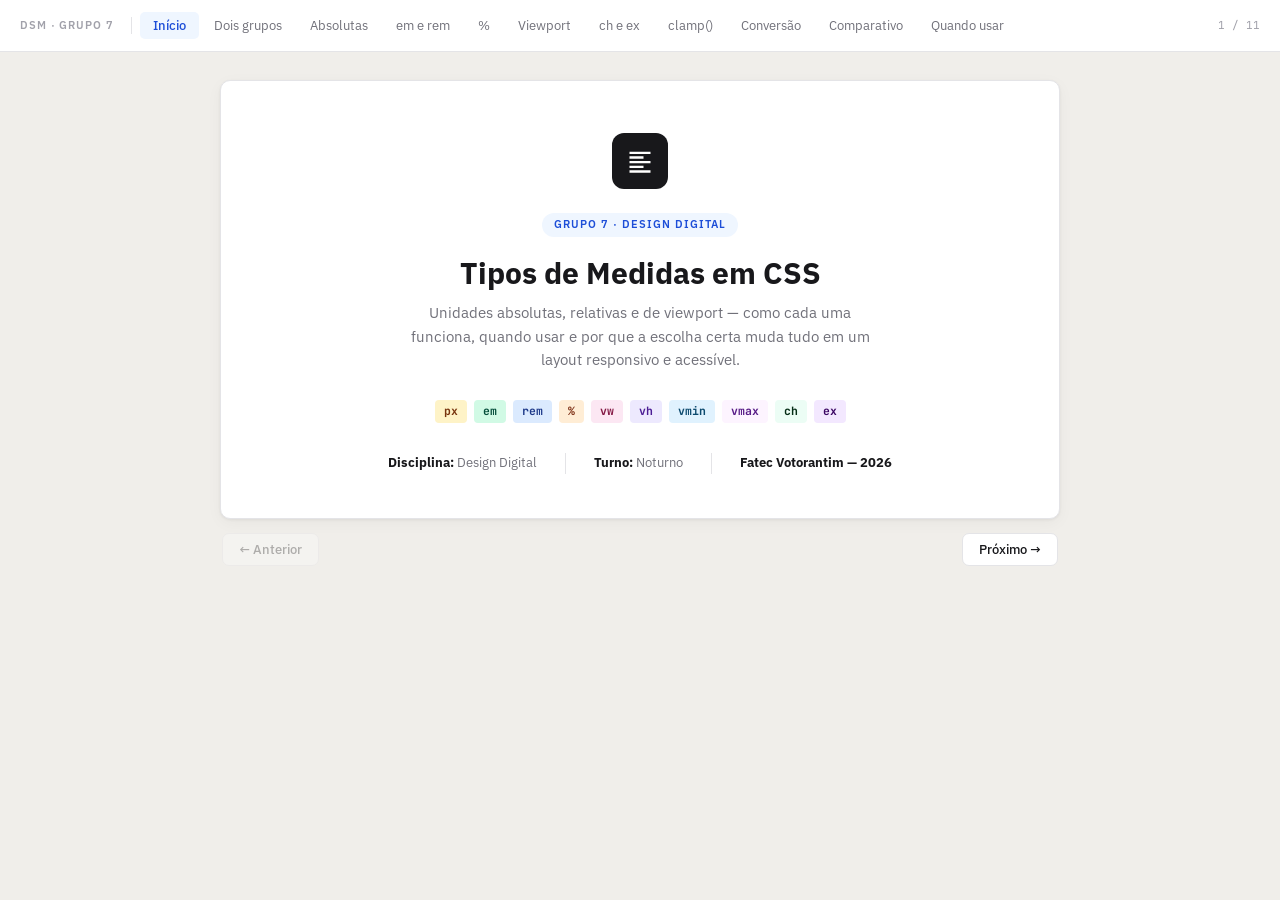
<file: ProjetoMedidas/index.html>
<!DOCTYPE html>
<html lang="pt-BR">

<head>
  <meta charset="UTF-8">
  <meta name="viewport" content="width=device-width, initial-scale=1.0">
  <meta name="author" content="João Pedro, Gustavo Schimidt, Diego Demani, Bruno Damasco e Gabriel de Paula">
  <title>Tipos de Medidas CSS — Grupo 7</title>
  <link
    href="https://fonts.googleapis.com/css2?family=JetBrains+Mono:wght@400;600;700&family=IBM+Plex+Sans:wght@300;400;500;600;700&display=swap"
    rel="stylesheet">
  <link rel="stylesheet" href="style.css">
</head>
<!-- OS INTEGRANTES DO GRUPO ESTAO NA TAG META NAME AUTHOR -->

<body>

  <!-- MOBILE BAR -->
  <div class="mob-bar">
    <span class="mob-brand">DSM · Grupo 7</span>
    <span class="mob-slide-info" id="mob-slide-info">1 / 11</span>
    <button class="mob-ham" id="mob-ham" onclick="toggleDrawer()" aria-label="Menu">
      <span></span><span></span><span></span>
    </button>
  </div>

  <!-- MOBILE DRAWER -->
  <div class="mob-drawer" id="mob-drawer">
    <button class="mob-nav-btn active" onclick="goMob(0)"><span>Início</span><span class="slide-num">01</span></button>
    <button class="mob-nav-btn" onclick="goMob(1)"><span>Dois grupos</span><span class="slide-num">02</span></button>
    <button class="mob-nav-btn" onclick="goMob(2)"><span>Absolutas</span><span class="slide-num">03</span></button>
    <button class="mob-nav-btn" onclick="goMob(3)"><span>em e rem</span><span class="slide-num">04</span></button>
    <button class="mob-nav-btn" onclick="goMob(4)"><span>Porcentagem</span><span class="slide-num">05</span></button>
    <button class="mob-nav-btn" onclick="goMob(5)"><span>Viewport</span><span class="slide-num">06</span></button>
    <button class="mob-nav-btn" onclick="goMob(6)"><span>ch e ex</span><span class="slide-num">07</span></button>
    <button class="mob-nav-btn" onclick="goMob(7)"><span>clamp()</span><span class="slide-num">08</span></button>
    <button class="mob-nav-btn" onclick="goMob(8)"><span>Conversão</span><span class="slide-num">09</span></button>
    <button class="mob-nav-btn" onclick="goMob(9)"><span>Comparativo</span><span class="slide-num">10</span></button>
    <button class="mob-nav-btn" onclick="goMob(10)"><span>Quando usar</span><span class="slide-num">11</span></button>
  </div>

  <nav class="topbar">
    <span class="brand">DSM · Grupo 7</span>
    <button class="nav-btn active" onclick="go(0)">Início</button>
    <button class="nav-btn" onclick="go(1)">Dois grupos</button>
    <button class="nav-btn" onclick="go(2)">Absolutas</button>
    <button class="nav-btn" onclick="go(3)">em e rem</button>
    <button class="nav-btn" onclick="go(4)">%</button>
    <button class="nav-btn" onclick="go(5)">Viewport</button>
    <button class="nav-btn" onclick="go(6)">ch e ex</button>
    <button class="nav-btn" onclick="go(7)">clamp()</button>
    <button class="nav-btn" onclick="go(8)">Conversão</button>
    <button class="nav-btn" onclick="go(9)">Comparativo</button>
    <button class="nav-btn" onclick="go(10)">Quando usar</button>
    <span class="counter" id="counter">1 / 11</span>
  </nav>

  <main>
    <div class="wrap">

      <!-- SLIDE 0 — CAPA -->
      <div class="slide active" id="s0">
        <div class="card cover">
          <div class="cover-mark">
            <svg width="28" height="28" viewBox="0 0 24 24">
              <path d="M3 4h18v2H3V4zm0 4h12v2H3V8zm0 4h18v2H3v-2zm0 4h12v2H3v-2zm0 4h18v2H3v-2z" />
            </svg>
          </div>
          <div class="cover-tag">Grupo 7 &middot; Design Digital</div>
          <h1>Tipos de Medidas em CSS</h1>
          <p>Unidades absolutas, relativas e de viewport — como cada uma funciona, quando usar e por que a escolha certa
            muda tudo em um layout responsivo e acessível.</p>
          <div class="cover-badges">
            <span class="badge b-px">px</span><span class="badge b-em">em</span><span class="badge b-rem">rem</span>
            <span class="badge b-pct">%</span><span class="badge b-vw">vw</span><span class="badge b-vh">vh</span>
            <span class="badge b-vmin">vmin</span><span class="badge b-vmax">vmax</span>
            <span class="badge b-ch">ch</span><span class="badge b-ex">ex</span>
          </div>
          <div class="cover-info">
            <span><b>Disciplina:</b> Design Digital</span>
            <div class="divider"></div>
            <span><b>Turno:</b> Noturno</span>
            <div class="divider"></div>
            <span><b>Fatec Votorantim — 2026</b></span>
          </div>
        </div>
        <div class="arrows">
          <button class="arr" disabled>&#8592; Anterior</button>
          <button class="arr" onclick="go(1)">Próximo &#8594;</button>
        </div>
      </div>

      <!-- SLIDE 1 — DOIS GRUPOS -->
      <div class="slide" id="s1">
        <div class="card">
          <div class="slide-no">Slide 2 — Conceito</div>
          <div class="slide-title">Dois grandes grupos de unidades</div>
          <div class="slide-sub">
            Classificação do W3C. Fonte: <a href="https://www.w3.org/Style/Examples/007/units.pt_BR.html"
              target="_blank">w3.org/Style/Examples/007/units.pt_BR.html</a>
          </div>

          <p>Segundo o W3C, as unidades absolutas significam em CSS o mesmo que em qualquer outro lugar — aparecem
            exatamente do tamanho que são, dentro da precisão do hardware. Porém <strong>não são recomendadas para
              tela</strong>, porque tamanhos de tela variam muito: uma tela grande pode ter 60cm, uma portátil talvez
            8cm — e você não as olha da mesma distância.</p>

          <div class="g2" style="margin:18px 0;">
            <div class="ucard">
              <span class="badge b-px">Absolutas</span>
              <h4>Valor independente de contexto</h4>
              <p>Não dependem do pai, do root nem da janela. O valor é sempre o mesmo — por isso são previsíveis mas
                inflexíveis.</p>
              <p style="margin-top:8px;">Na tela: <span class="badge b-px">px</span> &nbsp;|&nbsp; Impressão: <span
                  class="badge" style="background:#f4f4f5;color:#52525b;">cm</span> <span class="badge"
                  style="background:#f4f4f5;color:#52525b;">mm</span> <span class="badge"
                  style="background:#f4f4f5;color:#52525b;">pt</span> <span class="badge"
                  style="background:#f4f4f5;color:#52525b;">pc</span></p>
            </div>
            <div class="ucard">
              <span class="badge b-rem">Relativas</span>
              <h4>Valor proporcional a uma referência</h4>
              <p>Dependem de outra coisa: o pai, o root do documento, o tamanho da janela, ou a própria fonte.
                Essenciais para responsividade.</p>
              <p style="margin-top:8px;"><span class="badge b-em">em</span> <span class="badge b-rem">rem</span> <span
                  class="badge b-pct">%</span> <span class="badge b-vw">vw</span> <span class="badge b-vh">vh</span>
                <span class="badge b-ch">ch</span>
              </p>
            </div>
          </div>

          <div class="box box-blue">
            <strong>Recomendação do W3C para tela:</strong> use <code>em</code>, <code>px</code> e <code>%</code> —
            evite <code>cm</code>, <code>mm</code>, <code>in</code>, <code>pt</code> e <code>pc</code> em folhas de
            estilo para monitor. Para impressão, inverta: prefira <code>cm</code>, <code>pt</code>, e evite
            <code>px</code>.
          </div>

          <div class="code">
            <span class="code-tag">CSS</span><span class="cc">/* Absoluta — sempre 300px, não importa o contexto
              */</span>
            <span class="cs">.caixa</span> { <span class="cp">width</span>: <span class="cn">300</span><span
              class="cu">px</span>; }

            <span class="cc">/* Relativa ao pai */</span>
            <span class="cs">.caixa</span> { <span class="cp">width</span>: <span class="cn">50</span><span
              class="cu">%</span>; }

            <span class="cc">/* Relativa ao root (elemento html) */</span>
            <span class="cs">.caixa</span> { <span class="cp">font-size</span>: <span class="cn">1.5</span><span
              class="cu">rem</span>; }

            <span class="cc">/* Relativa à janela do navegador */</span>
            <span class="cs">.hero</span> { <span class="cp">height</span>: <span class="cn">100</span><span
              class="cu">vh</span>; }
          </div>
        </div>
        <div class="arrows">
          <button class="arr" onclick="go(0)">&#8592; Anterior</button>
          <button class="arr" onclick="go(2)">Próximo &#8594;</button>
        </div>
      </div>

      <!-- SLIDE 2 — ABSOLUTAS -->
      <div class="slide" id="s2">
        <div class="card">
          <div class="slide-no">Slide 3 — Medidas absolutas</div>
          <div class="slide-title">Unidades absolutas</div>
          <div class="slide-sub">
            Relação entre elas: <code
              style="font-family:'JetBrains Mono',monospace;font-size:12px;">1in = 2,54cm = 25,4mm = 72pt = 6pc</code> —
            Fonte: <a href="https://www.w3.org/Style/Examples/007/units.pt_BR.html" target="_blank">W3C</a>
          </div>

          <div class="tbl-wrap">
            <table class="tbl">
              <tr>
                <th>Unidade</th>
                <th>Nome</th>
                <th>Equivalência</th>
                <th>Recomendado para</th>
              </tr>
              <tr>
                <td><span class="badge b-px">px</span></td>
                <td>Pixel</td>
                <td>1/96 polegada</td>
                <td>Tela — bordas, ícones, imagens</td>
              </tr>
              <tr>
                <td><code>cm</code></td>
                <td>Centímetro</td>
                <td>≈ 37,8px</td>
                <td>Impressão</td>
              </tr>
              <tr>
                <td><code>mm</code></td>
                <td>Milímetro</td>
                <td>≈ 3,78px</td>
                <td>Impressão</td>
              </tr>
              <tr>
                <td><code>in</code></td>
                <td>Polegada</td>
                <td>96px</td>
                <td>Impressão</td>
              </tr>
              <tr>
                <td><code>pt</code></td>
                <td>Ponto tipográfico</td>
                <td>1/72 polegada</td>
                <td>Tipografia impressa</td>
              </tr>
              <tr>
                <td><code>pc</code></td>
                <td>Pica</td>
                <td>12pt = 16px</td>
                <td>Tipografia impressa</td>
              </tr>
            </table>
          </div>

          <p>O <span class="badge b-px">px</span> é chamado de "unidade mágica" pelo W3C. Não é relacionado à fonte nem
            a medidas físicas exatas — é definido para ser <em>pequeno, mas visível</em>. Garante aparência consistente
            entre dispositivos, o que o torna o mais seguro para tela. Imagens rasterizadas são exibidas por padrão com
            mapeamento de 1px por pixel.</p>

          <div class="box box-amber">
            <strong>Acessibilidade:</strong> quando o usuário aumenta o tamanho padrão do texto no navegador, fontes
            definidas em <code>px</code> não respondem. Para fontes, prefira sempre <code>rem</code>.
          </div>

          <div class="g2">
            <div class="code" style="margin:0;">
              <span class="code-tag">Bom uso de px</span><span class="cs">.card</span> {
              <span class="cp">border</span>: <span class="cn">1</span><span class="cu">px</span> solid #ddd;
              <span class="cp">border-radius</span>: <span class="cn">8</span><span class="cu">px</span>;
              <span class="cp">box-shadow</span>: <span class="cn">0</span> <span class="cn">2</span><span
                class="cu">px</span> <span class="cn">8</span><span class="cu">px</span> rgba(0,0,0,.1);
              <span class="cp">outline</span>: <span class="cn">2</span><span class="cu">px</span> solid blue;
              }
              <span class="cc">/* px é ideal para valores que não
                devem escalar com o texto */</span>
            </div>
            <div class="code" style="margin:0;">
              <span class="code-tag">Fonte: px vs rem</span><span class="cs">body</span> {
              <span class="cc">/* Ruim — ignora configuração do navegador */</span>
              <span class="cp">font-size</span>: <span class="cn">16</span><span class="cu">px</span>;
              }

              <span class="cs">body</span> {
              <span class="cc">/* Bom — respeita preferência do usuário */</span>
              <span class="cp">font-size</span>: <span class="cn">1</span><span class="cu">rem</span>;
              }
            </div>
          </div>
        </div>
        <div class="arrows">
          <button class="arr" onclick="go(1)">&#8592; Anterior</button>
          <button class="arr" onclick="go(3)">Próximo &#8594;</button>
        </div>
      </div>

      <!-- SLIDE 3 — EM e REM -->
      <div class="slide" id="s3">
        <div class="card">
          <div class="slide-no">Slide 4 — em e rem</div>
          <div class="slide-title">As unidades relativas mais usadas</div>
          <div class="slide-sub">
            Segundo o MDN, <code>em</code> e <code>rem</code> são as unidades relativas que você encontrará com mais
            frequência ao dimensionar textos e caixas. Fonte: <a
              href="https://developer.mozilla.org/en-US/docs/Learn_web_development/Core/Styling_basics/Values_and_units"
              target="_blank">MDN Web Docs</a>
          </div>

          <div class="g2">
            <div>
              <h3><span class="badge b-em">em</span> — relativo ao pai</h3>
              <p><code>em</code> é o tamanho de fonte do elemento atual. Em um elemento com fonte 20px,
                <code>1em = 20px</code>. Quando usado para <code>font-size</code>, o pai é a referência; para outras
                propriedades (<code>padding</code>, <code>margin</code>), o próprio elemento é a referência.
              </p>
              <div class="box box-amber">
                <strong>Cascateamento:</strong> cada filho herda e multiplica pelo pai. Com <code>1.2em</code> em cada
                nível: 14px → 16,8px → 20,16px → 24,2px. O texto cresce sem parar.
              </div>
            </div>
            <div>
              <h3><span class="badge b-rem">rem</span> — relativo ao root</h3>
              <p><code>rem</code> significa "root em" — sempre se refere ao <code>&lt;html&gt;</code>, não ao pai. O
                valor de root é constante em todo o documento. O problema do cascateamento simplesmente não existe.</p>
              <div class="box box-green">
                <strong>Vantagem:</strong> alterar o <code>font-size</code> do <code>html</code> reescala tudo
                proporcionalmente. Perfeito para acessibilidade e temas escaláveis.
              </div>
            </div>
          </div>

          <div class="g2" style="margin-top:8px;">
            <div class="code" style="margin:0;">
              <span class="code-tag">Problema com em</span><span class="cc">/* html: 16px padrão, pai: 14px */</span>
              <span class="cs">.pai</span> { <span class="cp">font-size</span>: <span class="cn">14</span><span
                class="cu">px</span>; }

              <span class="cs">.filho</span> {
              <span class="cp">font-size</span>: <span class="cn">1.2</span><span class="cu">em</span>; <span
                class="cc">/* 14 × 1.2 = 16.8px */</span>
              }
              <span class="cs">.neto</span> {
              <span class="cp">font-size</span>: <span class="cn">1.2</span><span class="cu">em</span>; <span
                class="cc">/* 16.8 × 1.2 = 20.16px */</span>
              }
              <span class="cc">/* cascata acumulada! */</span>
            </div>
            <div class="code" style="margin:0;">
              <span class="code-tag">Solução com rem</span><span class="cs">html</span> { <span
                class="cp">font-size</span>: <span class="cn">16</span><span class="cu">px</span>; }

              <span class="cs">h1</span> { <span class="cp">font-size</span>: <span class="cn">2</span><span
                class="cu">rem</span>; } <span class="cc">/* 32px */</span>
              <span class="cs">h2</span> { <span class="cp">font-size</span>: <span class="cn">1.5</span><span
                class="cu">rem</span>; } <span class="cc">/* 24px */</span>
              <span class="cs">p</span> { <span class="cp">font-size</span>: <span class="cn">1</span><span
                class="cu">rem</span>; } <span class="cc">/* 16px */</span>
              <span class="cs">small</span> { <span class="cp">font-size</span>: <span class="cn">.75</span><span
                class="cu">rem</span>; } <span class="cc">/* 12px */</span>
              <span class="cc">/* sempre relativo ao html */</span>
            </div>
          </div>

          <div class="demo" style="margin-top:16px;">
            <div class="demo-title">Demo — efeito cascata em vs rem</div>
            <label>Root (html) font-size: <b id="rv">16</b>px</label>
            <input type="range" min="10" max="30" value="16" oninput="setRoot(this.value)">
            <label>Pai font-size: <b id="pv">20</b>px</label>
            <input type="range" min="10" max="36" value="20" oninput="setPai(this.value)">
            <label>Multiplicador (ex: 1.5em ou 1.5rem): <b id="mv">1.5</b>&times;</label>
            <input type="range" min="0.5" max="3" step="0.1" value="1.5" oninput="setMult(this.value)">
            <div class="g3" style="margin-top:4px;">
              <div>
                <div class="font-preview" id="d-px" style="font-size:24px;">Texto px</div>
                <div class="fp-label">font-size: 24px (fixo)</div>
              </div>
              <div>
                <div class="font-preview" id="d-em">Texto em</div>
                <div class="fp-label" id="i-em"></div>
              </div>
              <div>
                <div class="font-preview" id="d-rem">Texto rem</div>
                <div class="fp-label" id="i-rem"></div>
              </div>
            </div>
            <p style="font-size:12px;color:var(--soft);margin-top:8px;margin-bottom:0;">Mude o pai: o <code>em</code>
              muda, o <code>rem</code> não. Mude o root: o <code>rem</code> muda, o <code>px</code> não.</p>
          </div>
        </div>
        <div class="arrows">
          <button class="arr" onclick="go(2)">&#8592; Anterior</button>
          <button class="arr" onclick="go(4)">Próximo &#8594;</button>
        </div>
      </div>

      <!-- SLIDE 4 — % -->
      <div class="slide" id="s4">
        <div class="card">
          <div class="slide-no">Slide 5 — Porcentagem</div>
          <div class="slide-title">A unidade %</div>
          <div class="slide-sub">
            Sempre relativa ao pai — mas o que é o "pai" muda conforme a propriedade. Fonte: <a
              href="https://developer.mozilla.org/en-US/docs/Learn_web_development/Core/Styling_basics/Values_and_units"
              target="_blank">MDN Web Docs</a>
          </div>

          <p>Para <code>width</code> e <code>height</code>, a porcentagem é relativa à dimensão correspondente do pai.
            Para <code>font-size</code>, é relativa à fonte do pai. Para <code>margin</code> e <code>padding</code> —
            incluindo top e bottom — <strong>a referência é sempre a largura do pai</strong>. Isso surpreende muita
            gente.</p>

          <div class="g2 g2-centralizada">
            <div class="code" style="margin:0;">
              <span class="code-tag">Largura fluida</span><span class="cs">.pai</span> { <span class="cp">width</span>:
              <span class="cn">800</span><span class="cu">px</span>; }

              <span class="cs">.filho</span> { <span class="cp">width</span>: <span class="cn">50</span><span
                class="cu">%</span>; } <span class="cc">/* = 400px */</span>
              <span class="cs">.neto</span> { <span class="cp">width</span>: <span class="cn">50</span><span
                class="cu">%</span>; } <span class="cc">/* = 200px */</span>

              <span class="cc">/* padding-top em % usa a LARGURA do pai
                — não a altura! */</span>
              <span class="cs">.thumb</span> {
              <span class="cp">width</span>: <span class="cn">100</span><span class="cu">%</span>;
              <span class="cp">padding-top</span>: <span class="cn">56.25</span><span class="cu">%</span>; <span
                class="cc">/* aspect ratio 16:9 */</span>
              }
            </div>

          </div>

          <div class="box box-blue" style="margin-top:8px;">
            <strong>Por que height: 50% às vezes não funciona?</strong> Se o pai não tem altura definida, o navegador
            não sabe calcular 50% de quê — o resultado é 0. O pai precisa de <code>height</code> explícito ou ser
            <code>100vh</code>.
          </div>

          <div class="demo">
            <div class="demo-title">Demo — largura em porcentagem</div>
            <label>Container pai: <b id="pai-size">600</b>px</label>
            <input type="range" min="200" max="780" value="600" oninput="setPaiW(this.value)">
            <label>Filho: <b id="filho-pct">60</b>%</label>
            <input type="range" min="10" max="100" value="60" oninput="setFilhoPct(this.value)">
            <div id="pai-box"
              style="background:#f1f5f9;border-radius:6px;padding:10px;width:600px;max-width:100%;transition:width .08s;">
              <div class="bar" id="filho-box" style="width:60%;">60% = <span id="px-result">360</span>px</div>
            </div>
            <p style="font-size:12px;color:var(--soft);margin-top:6px;margin-bottom:0;">O resultado em px muda conforme
              o pai muda — mesmo com o filho sempre em 60%.</p>
          </div>
        </div>
        <div class="arrows">
          <button class="arr" onclick="go(3)">&#8592; Anterior</button>
          <button class="arr" onclick="go(5)">Próximo &#8594;</button>
        </div>
      </div>

      <!-- SLIDE 5 — VIEWPORT -->
      <div class="slide" id="s5">
        <div class="card">
          <div class="slide-no">Slide 6 — Viewport</div>
          <div class="slide-title">vw, vh, vmin e vmax</div>
          <div class="slide-sub">
            Relativas ao tamanho da janela do navegador — não ao elemento pai. Fonte: <a
              href="https://desenvolvimentoparaweb.com/css/unidades-css-rem-vh-vw-vmin-vmax-ex-ch/"
              target="_blank">desenvolvimentoparaweb.com</a>
          </div>

          <p><code>vw</code> e <code>vh</code> são relativas à viewport — a área visível da janela. <strong>1vw = 1/100
              da largura</strong>; <strong>1vh = 1/100 da altura</strong>. Se a viewport tem 900px de altura, 1vh = 9px.
            Se tem 750px de largura, 1vw = 7,5px.</p>

          <p><code>vmin</code> e <code>vmax</code> combinam os dois: <code>vmin</code> usa o menor valor entre vw e vh,
            e <code>vmax</code> usa o maior. Para uma viewport de 1100×700px: 1vmin = 7px e 1vmax = 11px.</p>

          <div class="tbl-wrap">
            <table class="tbl">
              <tr>
                <th>Unidade</th>
                <th>Referência</th>
                <th>Exemplo concreto (viewport 1100×700)</th>
              </tr>
              <tr>
                <td><span class="badge b-vw">vw</span></td>
                <td>1% da largura da viewport</td>
                <td>1vw = 11px</td>
              </tr>
              <tr>
                <td><span class="badge b-vh">vh</span></td>
                <td>1% da altura da viewport</td>
                <td>1vh = 7px</td>
              </tr>
              <tr>
                <td><span class="badge b-vmin">vmin</span></td>
                <td>1% do menor (vh = 700)</td>
                <td>1vmin = 7px</td>
              </tr>
              <tr>
                <td><span class="badge b-vmax">vmax</span></td>
                <td>1% do maior (vw = 1100)</td>
                <td>1vmax = 11px</td>
              </tr>
            </table>
          </div>

          <div class="g2" style="margin-top:4px;">
            <div class="code" style="margin:0;">
              <span class="code-tag">Usos clássicos</span><span class="cc">/* Seção que ocupa a janela inteira */</span>
              <span class="cs">.hero</span> { <span class="cp">min-height</span>: <span class="cn">100</span><span
                class="cu">vh</span>; }

              <span class="cc">/* Elemento quadrado sempre visível */</span>
              <span class="cs">.square</span> {
              <span class="cp">width</span>: <span class="cn">80</span><span class="cu">vmin</span>;
              <span class="cp">height</span>: <span class="cn">80</span><span class="cu">vmin</span>;
              }

              <span class="cc">/* Título que escala com a tela */</span>
              <span class="cs">h1</span> { <span class="cp">font-size</span>: <span class="cn">5</span><span
                class="cu">vw</span>; }
            </div>
            <div class="code" style="margin:0;">
              <span class="code-tag">Problema no mobile</span><span class="cc">/* vh tem comportamento inconsistente
                em iOS e Android: as barras do
                navegador mudam a altura real */</span>

              <span class="cc">/* Novas unidades CSS (suporte moderno) */</span>
              <span class="cs">.hero</span> {
              <span class="cc">/* svh = smaller viewport height */</span>
              <span class="cc">/* (com barras visíveis) */</span>
              <span class="cp">min-height</span>: <span class="cn">100</span><span class="cu">svh</span>;

              <span class="cc">/* dvh = dynamic (muda ao rolar) */</span>
              <span class="cp">min-height</span>: <span class="cn">100</span><span class="cu">dvh</span>;
              }
            </div>
          </div>

          <div class="demo" style="margin-top:14px;">
            <div class="demo-title">Demo — simule vw e vh</div>
            <div class="g2">
              <div>
                <label>Valor em vw: <b id="vw-pct">40</b>vw &nbsp;(viewport simulada: 800px)</label>
                <input type="range" min="5" max="100" value="40" oninput="setVW(this.value)">
                <div style="background:#f1f5f9;border-radius:6px;padding:8px;">
                  <div class="bar" id="vw-bar" style="width:40%;">
                    <span id="vw-label">40vw = 320px</span>
                  </div>
                </div>
              </div>
              <div>
                <label>Valor em vh: <b id="vh-pct">50</b>vh &nbsp;(viewport simulada: 600px)</label>
                <input type="range" min="10" max="100" value="50" oninput="setVH(this.value)">
                <div style="display:flex;gap:10px;align-items:flex-end;">
                  <div id="vh-bar"
                    style="width:70px;height:90px;background:#7c3aed;border-radius:5px;display:flex;align-items:center;justify-content:center;color:#fff;font-size:11px;font-family:'JetBrains Mono',monospace;text-align:center;transition:height .08s;padding:4px;">
                    <span id="vh-label">50vh = 300px</span>
                  </div>
                  <span style="font-size:12px;color:var(--soft);">Altura cresce conforme o vh aumenta</span>
                </div>
              </div>
            </div>
          </div>
        </div>
        <div class="arrows">
          <button class="arr" onclick="go(4)">&#8592; Anterior</button>
          <button class="arr" onclick="go(6)">Próximo &#8594;</button>
        </div>
      </div>

      <!-- SLIDE 6 — ch e ex -->
      <div class="slide" id="s6">
        <div class="card">
          <div class="slide-no">Slide 7 — ch e ex</div>
          <div class="slide-title">Unidades tipográficas: ch e ex</div>
          <div class="slide-sub">
            Dependem da família de fonte, não apenas do tamanho. Fonte: <a
              href="https://desenvolvimentoparaweb.com/css/unidades-css-rem-vh-vw-vmin-vmax-ex-ch/"
              target="_blank">desenvolvimentoparaweb.com</a>
          </div>

          <div class="g2">
            <div class="ucard">
              <span class="badge b-ch">ch</span>
              <h4>Largura do caractere "0"</h4>
              <p>Definida como a <em>advance measure</em> (medida de avanço) da largura do caractere
                <strong>"0"</strong> na fonte atual. Em fontes monoespaçadas, <code>width: 40ch</code> garante
                exatamente 40 caracteres na linha.
              </p>
              <p style="margin-top:8px;">O uso mais comum é definir <code>max-width</code> de parágrafos: textos com
                60–75 caracteres por linha são considerados ideais para leitura. Com <code>max-width: 65ch</code>, isso
                se ajusta automaticamente a qualquer tamanho de fonte.</p>
            </div>
            <div class="ucard">
              <span class="badge b-ex">ex</span>
              <h4>Altura da letra "x" minúscula</h4>
              <p>Definida como a <em>x-height</em> — altura da letra <strong>"x"</strong> minúscula na fonte atual.
                Fontes com o mesmo <code>em</code> podem ter <code>ex</code> muito diferente, pois cada família tem
                proporções próprias.</p>
              <p style="margin-top:8px;">É raramente usada no dia a dia, mas útil para alinhar ícones inline com o texto
                de forma tipograficamente precisa — o ícone fica na altura exata das letras minúsculas.</p>
            </div>
          </div>

          <div class="code" style="margin-top:14px;">
            <span class="code-tag">Usos práticos de ch</span><span class="cc">/* Largura de leitura ideal em artigos
              */</span>
            <span class="cs">article p</span> {
            <span class="cp">max-width</span>: <span class="cn">65</span><span class="cu">ch</span>; <span class="cc">/*
              ~65 caracteres por linha */</span>
            <span class="cp">line-height</span>: <span class="cn">1.65</span>;
            }

            <span class="cc">/* Input que cabe exatamente um CEP */</span>
            <span class="cs">input.cep</span> { <span class="cp">width</span>: <span class="cn">9</span><span
              class="cu">ch</span>; } <span class="cc">/* "00000-000" = 9 chars */</span>

            <span class="cc">/* Input que cabe um CPF */</span>
            <span class="cs">input.cpf</span> { <span class="cp">width</span>: <span class="cn">14</span><span
              class="cu">ch</span>; } <span class="cc">/* "000.000.000-00" = 14 chars */</span>

            <span class="cc">/* Gap no tamanho de um espaço */</span>
            <span class="cs">.inline-tags</span> { <span class="cp">gap</span>: <span class="cn">1</span><span
              class="cu">ch</span>; }
          </div>

          <div class="demo" style="margin-top:14px;">
            <div class="demo-title">Demo — max-width com ch</div>
            <label>max-width: <b id="ch-val">65</b>ch</label>
            <input type="range" min="20" max="100" value="65" oninput="setCH(this.value)">
            <label>font-size: <b id="ch-fs">16</b>px</label>
            <input type="range" min="12" max="28" value="16" oninput="setCHFS(this.value)" style="margin-top:0;">
            <div style="background:#f8f8f8;border-radius:6px;padding:10px;">
              <div id="ch-box"
                style="max-width:65ch;font-size:16px;line-height:1.65;background:white;border:1px solid var(--border);border-radius:5px;padding:14px;">
                Este parágrafo tem <code>max-width</code> em <code>ch</code>. Ao aumentar a fonte, a caixa também fica
                mais larga — porque <code>ch</code> é proporcional ao caractere da fonte. A largura ideal de leitura
                acompanha o texto automaticamente.
              </div>
            </div>
            <p style="font-size:12px;color:var(--soft);margin-top:6px;margin-bottom:0;">Perceba: diferente de
              <code>px</code>, o limite em <code>ch</code> cresce quando o texto cresce.
            </p>
          </div>
        </div>
        <div class="arrows">
          <button class="arr" onclick="go(5)">&#8592; Anterior</button>
          <button class="arr" onclick="go(7)">Próximo &#8594;</button>
        </div>
      </div>

      <!-- SLIDE 7 — CLAMP -->
      <div class="slide" id="s7">
        <div class="card">
          <div class="slide-no">Slide 8 — Tipografia fluida</div>
          <div class="slide-title">clamp() — unidades combinadas</div>
          <div class="slide-sub">
            A técnica moderna de tipografia fluida que elimina a necessidade de media queries para fontes. Fonte: <a
              href="https://developer.mozilla.org/en-US/docs/Web/CSS/length" target="_blank">MDN — CSS length</a>
          </div>

          <p>A função <code>clamp(mínimo, ideal, máximo)</code> restringe um valor entre um mínimo e máximo, mas o deixa
            variar de forma fluida entre eles. Combinada com <code>vw</code>, cria fontes que escalam automaticamente
            com a largura da tela — sem nenhuma media query.</p>

          <div class="code">
            <span class="code-tag">Tipografia fluida com clamp</span><span class="cc">/* Abordagem antiga: media queries
              para cada breakpoint */</span>
            <span class="cs">h1</span> { <span class="cp">font-size</span>: <span class="cn">1.75</span><span
              class="cu">rem</span>; }
            <span class="cc">@media (min-width: 768px) { h1 { font-size: 2.5rem; } }</span>
            <span class="cc">@media (min-width: 1200px) { h1 { font-size: 3rem; } }</span>

            <span class="cc">/* Abordagem moderna: uma linha só */</span>
            <span class="cs">h1</span> {
            <span class="cc">/* min: 1.75rem | ideal: 4vw | max: 3rem */</span>
            <span class="cp">font-size</span>: <span class="cv">clamp</span>(<span class="cn">1.75</span><span
              class="cu">rem</span>, <span class="cn">4</span><span class="cu">vw</span>, <span class="cn">3</span><span
              class="cu">rem</span>);
            }

            <span class="cs">p</span> {
            <span class="cp">font-size</span>: <span class="cv">clamp</span>(<span class="cn">0.9</span><span
              class="cu">rem</span>, <span class="cn">2.5</span><span class="cu">vw</span>, <span
              class="cn">1.2</span><span class="cu">rem</span>);
            <span class="cp">max-width</span>: <span class="cn">65</span><span class="cu">ch</span>;
            }
          </div>

          <div class="demo" style="margin-top:14px;">
            <div class="demo-title">Demo — simule a largura da viewport</div>
            <label>Largura simulada da viewport: <b id="clamp-vp">800</b>px</label>
            <input type="range" min="320" max="1400" value="800" oninput="setClamp(this.value)">

            <div style="margin-top:10px;display:flex;flex-direction:column;gap:14px;">
              <div>
                <p style="font-size:12px;color:var(--muted);margin-bottom:5px;"><code>h1</code> →
                  <code>clamp(28px, 4vw, 48px)</code>
                </p>
                <div id="clamp-box"
                  style="font-size:32px;font-weight:700;font-family:'IBM Plex Sans',sans-serif;transition:font-size .08s;background:white;border:1px solid var(--border);border-radius:6px;padding:12px 16px;">
                  Título fluido
                </div>
                <div style="font-size:11px;color:var(--soft);margin-top:4px;font-family:'JetBrains Mono',monospace;"
                  id="clamp-info"></div>
              </div>
              <div>
                <p style="font-size:12px;color:var(--muted);margin-bottom:5px;"><code>p</code> →
                  <code>clamp(14px, 2.5vw, 19px)</code>
                </p>
                <div id="clamp-p"
                  style="font-size:16px;max-width:65ch;line-height:1.65;transition:font-size .08s;background:white;border:1px solid var(--border);border-radius:6px;padding:12px 16px;">
                  Parágrafo com fonte fluida e <code>max-width: 65ch</code>. A fonte cresce até o máximo e para — nunca
                  ultrapassa.
                </div>
                <div style="font-size:11px;color:var(--soft);margin-top:4px;font-family:'JetBrains Mono',monospace;"
                  id="clamp-p-info"></div>
              </div>
            </div>
          </div>
        </div>
        <div class="arrows">
          <button class="arr" onclick="go(6)">&#8592; Anterior</button>
          <button class="arr" onclick="go(8)">Próximo &#8594;</button>
        </div>
      </div>

      <!-- SLIDE 8 — CONVERSÃO -->
      <div class="slide" id="s8">
        <div class="card">
          <div class="slide-no">Slide 9 — Conversão</div>
          <div class="slide-title">px → rem: tabela e calculadora</div>
          <div class="slide-sub">
            Fórmula: <code
              style="font-family:'JetBrains Mono',monospace;font-size:12px;">rem = px ÷ root-font-size</code>
            &nbsp;|&nbsp; Fonte: <a href="https://www.w3schools.com/tags/ref_pxtoemconversion.asp"
              target="_blank">W3Schools — px to em conversion</a>
          </div>

          <div class="g2">
            <div>
              <table class="tbl">
                <tr>
                  <th>px</th>
                  <th>rem (root 16px)</th>
                  <th>em (pai 16px)</th>
                </tr>
                <tr>
                  <td>10px</td>
                  <td>0.625rem</td>
                  <td>0.625em</td>
                </tr>
                <tr>
                  <td>12px</td>
                  <td>0.75rem</td>
                  <td>0.75em</td>
                </tr>
                <tr>
                  <td>14px</td>
                  <td>0.875rem</td>
                  <td>0.875em</td>
                </tr>
                <tr>
                  <td>16px</td>
                  <td>1rem</td>
                  <td>1em</td>
                </tr>
                <tr>
                  <td>18px</td>
                  <td>1.125rem</td>
                  <td>1.125em</td>
                </tr>
                <tr>
                  <td>20px</td>
                  <td>1.25rem</td>
                  <td>1.25em</td>
                </tr>
                <tr>
                  <td>24px</td>
                  <td>1.5rem</td>
                  <td>1.5em</td>
                </tr>
                <tr>
                  <td>32px</td>
                  <td>2rem</td>
                  <td>2em</td>
                </tr>
                <tr>
                  <td>48px</td>
                  <td>3rem</td>
                  <td>3em</td>
                </tr>
                <tr>
                  <td>64px</td>
                  <td>4rem</td>
                  <td>4em</td>
                </tr>
              </table>
            </div>
            <div style="display:flex;flex-direction:column;gap:12px;">
              <div class="code" style="margin:0;">
                <span class="code-tag">Truque 62.5%</span><span class="cs">html</span> { <span
                  class="cp">font-size</span>: <span class="cn">62.5</span><span class="cu">%</span>; }
                <span class="cc">/* 62.5% de 16px = 10px */</span>
                <span class="cc">/* agora: 1rem = 10px */</span>

                <span class="cs">body</span> {
                <span class="cc">/* redefine para 16px de novo */</span>
                <span class="cp">font-size</span>: <span class="cn">1.6</span><span class="cu">rem</span>;
                }

                <span class="cc">/* cálculo mental muito mais fácil */</span>
                <span class="cs">h1</span> { <span class="cp">font-size</span>: <span class="cn">3.2</span><span
                  class="cu">rem</span>; } <span class="cc">/* = 32px */</span>
                <span class="cs">p</span> { <span class="cp">font-size</span>: <span class="cn">1.6</span><span
                  class="cu">rem</span>; } <span class="cc">/* = 16px */</span>
              </div>
              <div class="box box-amber" style="margin:0;">
                <strong>Atenção:</strong> ao usar o truque do 62.5%, sempre redefina o body para <code>1.6rem</code>.
                Elementos herdados e plugins externos podem ter o texto minúsculo se você esquecer.
              </div>
            </div>
          </div>

          <div class="demo" style="margin-top:16px;">
            <div class="demo-title">Calculadora px &harr; rem</div>
            <div class="g3">
              <div>
                <label>Root font-size (html)</label>
                <input type="number" id="calc-root" value="16" min="8" max="32" oninput="calcConvert()">
              </div>
              <div>
                <label>Valor em px</label>
                <input type="number" id="calc-px" value="24" min="1" oninput="calcConvert()">
              </div>
              <div>
                <label>Resultado em rem</label>
                <div id="calc-result"
                  style="padding:7px 10px;background:var(--accent-bg);border:1px solid #bfdbfe;border-radius:6px;font-family:'JetBrains Mono',monospace;font-size:14px;color:var(--accent);font-weight:600;">
                  1.5rem
                </div>
              </div>
            </div>
          </div>
        </div>
        <div class="arrows">
          <button class="arr" onclick="go(7)">&#8592; Anterior</button>
          <button class="arr" onclick="go(9)">Próximo &#8594;</button>
        </div>
      </div>

      <!-- SLIDE 9 — COMPARATIVO -->
      <div class="slide" id="s9">
        <div class="card">
          <div class="slide-no">Slide 10 — Comparativo</div>
          <div class="slide-title">Comparativo entre todas as unidades</div>
          <div class="slide-sub">
            Responsividade, acessibilidade e referência de cada unidade, lado a lado.
          </div>

          <div style="border:1px solid var(--border);border-radius:8px;overflow:hidden;margin-bottom:16px;">
            <div class="cmp-head">
              <div>Unidade</div>
              <div>Responsiva</div>
              <div>Zoom do navegador</div>
              <div>Referência</div>
              <div>Uso principal</div>
            </div>
            <div class="cmp-row">
              <div><span class="badge b-px">px</span></div>
              <div><span class="no">Não</span></div>
              <div><span class="no">Não respeita</span></div>
              <div>Absoluta (tela)</div>
              <div>Bordas, ícones, imagens</div>
            </div>
            <div class="cmp-row">
              <div><span class="badge b-pct">%</span></div>
              <div><span class="ok">Sim</span></div>
              <div><span class="par">Parcial</span></div>
              <div>Pai (dimensão)</div>
              <div>Larguras de layout</div>
            </div>
            <div class="cmp-row">
              <div><span class="badge b-em">em</span></div>
              <div><span class="ok">Sim</span></div>
              <div><span class="ok">Respeita</span></div>
              <div>Pai (fonte)</div>
              <div>Padding em componentes</div>
            </div>
            <div class="cmp-row">
              <div><span class="badge b-rem">rem</span></div>
              <div><span class="ok">Sim</span></div>
              <div><span class="ok">Respeita</span></div>
              <div>Root (html)</div>
              <div>Fontes e espaçamentos</div>
            </div>
            <div class="cmp-row">
              <div><span class="badge b-vw">vw</span></div>
              <div><span class="ok">Sim</span></div>
              <div><span class="no">Não respeita</span></div>
              <div>Viewport (largura)</div>
              <div>Tipografia fluida, larguras</div>
            </div>
            <div class="cmp-row">
              <div><span class="badge b-vh">vh</span></div>
              <div><span class="ok">Sim</span></div>
              <div><span class="no">Não respeita</span></div>
              <div>Viewport (altura)</div>
              <div>Hero sections, modais</div>
            </div>
            <div class="cmp-row">
              <div><span class="badge b-vmin">vmin</span></div>
              <div><span class="ok">Sim</span></div>
              <div><span class="no">Não respeita</span></div>
              <div>Menor dimensão</div>
              <div>Elementos quadrados responsivos</div>
            </div>
            <div class="cmp-row">
              <div><span class="badge b-ch">ch</span></div>
              <div><span class="ok">Sim</span></div>
              <div><span class="ok">Respeita</span></div>
              <div>Fonte (glifo "0")</div>
              <div>max-width de texto</div>
            </div>
            <div class="cmp-row">
              <div><span class="badge b-ex">ex</span></div>
              <div><span class="ok">Sim</span></div>
              <div><span class="ok">Respeita</span></div>
              <div>Fonte (x-height)</div>
              <div>Alinhamento de ícones</div>
            </div>
          </div>

          <div class="box box-blue">
            <strong>% vs vw — a diferença que mais confunde:</strong> <code>%</code> é relativa ao pai. Se o pai tem
            600px e o elemento tem containers com padding, <code>100%</code> pode ser menos que a largura da tela.
            <code>vw</code> é sempre relativa à janela — ignora completamente a hierarquia de elementos.
          </div>

          <div class="box box-green">
            <strong>em vs rem — qual escolher?</strong> Use <code>rem</code> para fontes e espaçamentos globais — é
            previsível. Use <code>em</code> para padding/gap dentro de componentes — o componente inteiro escala
            proporcionalmente à sua própria fonte.
          </div>
        </div>
        <div class="arrows">
          <button class="arr" onclick="go(8)">&#8592; Anterior</button>
          <button class="arr" onclick="go(10)">Próximo &#8594;</button>
        </div>
      </div>

      <!-- SLIDE 10 — QUANDO USAR -->
      <div class="slide" id="s10">
        <div class="card">
          <div class="slide-no">Slide 11 — Boas práticas</div>
          <div class="slide-title">Quando usar cada unidade</div>
          <div class="slide-sub">
            Guia de decisão baseado nas recomendações do W3C, MDN Web Docs, W3Schools e desenvolvimentoparaweb.com.
          </div>

          <div class="g3">
            <div class="ucard">
              <span class="badge b-px">px</span>
              <h4>Valores fixos e precisos</h4>
              <p>Bordas, outline, box-shadow, border-radius. Alinhamento pixel-perfect de imagens com texto. Tamanho
                fixo de ícones SVG.</p>
            </div>
            <div class="ucard">
              <span class="badge b-rem">rem</span>
              <h4>Fontes e espaçamentos globais</h4>
              <p>Tamanho de fonte de toda a aplicação. Margens e paddings de elementos de conteúdo. max-width de
                containers.</p>
            </div>
            <div class="ucard">
              <span class="badge b-em">em</span>
              <h4>Contexto interno de componente</h4>
              <p>Padding e gap de botões, badges, cards. O componente inteiro escala ao mudar apenas a font-size dele.
              </p>
            </div>
            <div class="ucard">
              <span class="badge b-pct">%</span>
              <h4>Larguras de layout</h4>
              <p>Colunas em grids e flexbox. Largura de imagens dentro do container. Padding-top para aspect ratio
                legado.</p>
            </div>
            <div class="ucard">
              <span class="badge b-vw">vw / <span class="badge b-vh" style="display:inline-block">vh</span></span>
              <h4>Dimensões relativas à janela</h4>
              <p>Hero sections (min-height: 100svh). Tipografia fluida com clamp(). Modais e overlays de tela cheia.</p>
            </div>
            <div class="ucard">
              <span class="badge b-ch">ch</span>
              <h4>Largura de leitura ideal</h4>
              <p>max-width: 65ch em artigos e parágrafos. Inputs com tamanho exato para um número de caracteres.</p>
            </div>
          </div>

          <div class="code" style="margin-top:18px;">
            <span class="code-tag">Sistema completo usando todas as unidades</span><span class="cs">html</span> { <span
              class="cp">font-size</span>: <span class="cn">16</span><span class="cu">px</span>; } <span class="cc">/*
              root — base para rem */</span>

            <span class="cs">.layout</span> {
            <span class="cp">max-width</span>: <span class="cn">75</span><span class="cu">rem</span>; <span
              class="cc">/* container: 1200px */</span>
            <span class="cp">padding</span>: <span class="cn">0</span> <span class="cn">5</span><span
              class="cu">%</span>; <span class="cc">/* margens fluidas */</span>
            }

            <span class="cs">.hero</span> {
            <span class="cp">min-height</span>: <span class="cn">100</span><span class="cu">svh</span>; <span
              class="cc">/* altura da janela, mobile-safe */</span>
            <span class="cp">padding</span>: <span class="cn">4</span><span class="cu">rem</span> <span
              class="cn">0</span>;
            }

            <span class="cs">h1</span> { <span class="cp">font-size</span>: <span class="cv">clamp</span>(<span
              class="cn">1.75</span><span class="cu">rem</span>, <span class="cn">4</span><span class="cu">vw</span>,
            <span class="cn">3</span><span class="cu">rem</span>); }
            <span class="cs">p</span> { <span class="cp">max-width</span>: <span class="cn">65</span><span
              class="cu">ch</span>; <span class="cp">line-height</span>: <span class="cn">1.65</span>; }

            <span class="cs">.btn</span> {
            <span class="cp">padding</span>: <span class="cn">.7</span><span class="cu">em</span> <span
              class="cn">1.5</span><span class="cu">em</span>; <span class="cc">/* escala com a fonte do botão */</span>
            <span class="cp">border</span>: <span class="cn">1</span><span class="cu">px</span> solid currentColor;
            <span class="cc">/* borda sempre nítida */</span>
            <span class="cp">border-radius</span>: <span class="cn">6</span><span class="cu">px</span>;
            }
          </div>

          <div
            style="margin-top:20px;padding-top:18px;border-top:1px solid var(--border);display:flex;justify-content:space-between;align-items:center;font-size:12.5px;color:var(--muted);flex-wrap:wrap;gap:8px;">
            <span>Fontes: w3.org, MDN Web Docs, W3Schools, desenvolvimentoparaweb.com</span>
            <span><strong style="color:var(--ink);">Grupo 7</strong> &middot; Design Digital &middot; Fatec Votorantim
              &middot; 2026</span>
          </div>
        </div>
        <div class="arrows">
          <button class="arr" onclick="go(9)">&#8592; Anterior</button>
          <button class="arr" disabled>Fim &#8594;</button>
        </div>
      </div>

    </div>
  </main>

  <script src="script.js"></script>
</body>

</html>
</file>
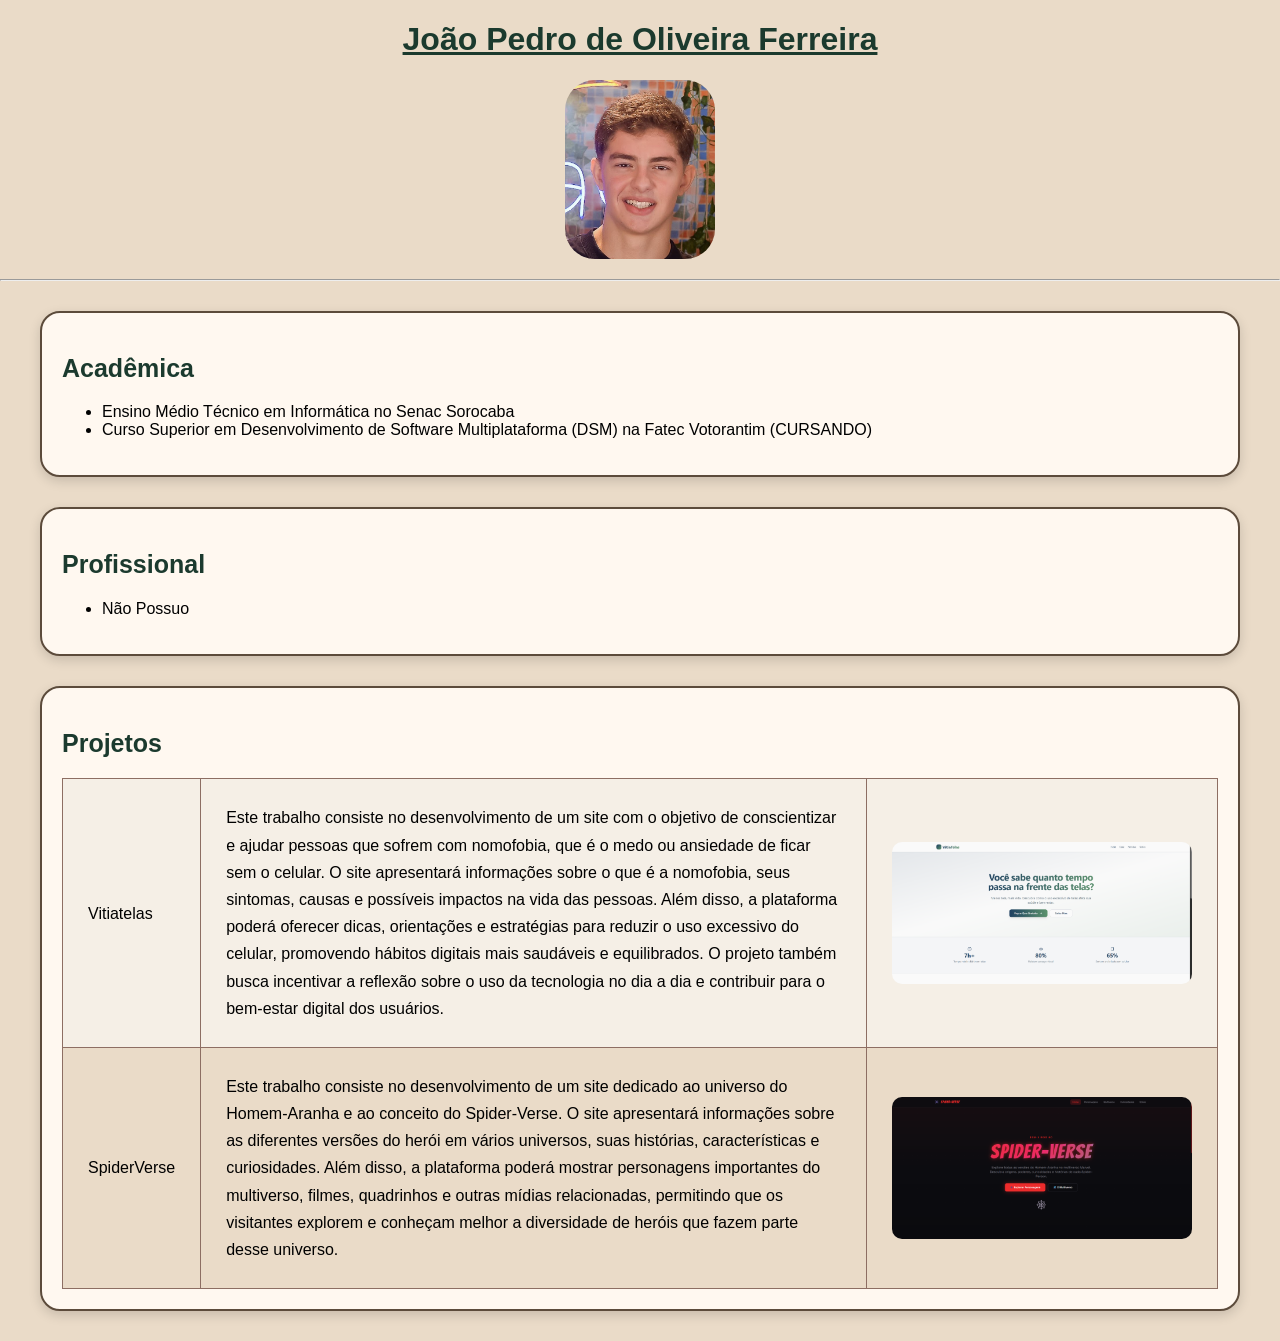
<file: ProjetoPortifolioRascunho/index.html>
<!DOCTYPE html>
<html lang="pt-BR">
<head>
    <meta charset="UTF-8">
    <meta name="viewport" content="width=device-width, initial-scale=1.0">
    <meta name="keywords" content="Portifolio,João Pedro">
    <meta name="description" content="site">
    <meta name="author" content="jpof">
    <title>João Pedro</title>
    <link rel="stylesheet" href="style.css">
</head>
<body>

    <header>

    <h1>João Pedro de Oliveira Ferreira</h1>
        <img src="minhafoto.jpg.jpeg" alt="foto">
        <hr>          <!--Linha Horizontal (Nao Precisa Fechar)-->

    </header>
    
<section>

<h2> Acadêmica </h2>
<ul>
    <li>Ensino Médio Técnico em Informática no Senac Sorocaba</li>
    <li>Curso Superior em Desenvolvimento de Software Multiplataforma (DSM) na Fatec Votorantim (CURSANDO)</li>
</ul>

</section>

<section>

<h2> Profissional </h2>
<ul>
    <li>Não Possuo</li>
</ul>

</section>

<section>

<h2> Projetos </h2>

<table>
    <tr>
        <td>Vitiatelas</td>
        <td>Este trabalho consiste no desenvolvimento de um site com o objetivo de conscientizar e ajudar pessoas que sofrem com nomofobia, que é o medo ou ansiedade de ficar sem o celular. O site apresentará informações sobre o que é a nomofobia, seus sintomas, causas e possíveis impactos na vida das pessoas. Além disso, a plataforma poderá oferecer dicas, orientações e estratégias para reduzir o uso excessivo do celular, promovendo hábitos digitais mais saudáveis e equilibrados. O projeto também busca incentivar a reflexão sobre o uso da tecnologia no dia a dia e contribuir para o bem-estar digital dos usuários.</td>
       <td> <img src="VitiaTelas.png" alt="Site VitiaTelas"> </td>
    </tr>
    
    <tr>
        <td>SpiderVerse</td>
        <td>Este trabalho consiste no desenvolvimento de um site dedicado ao universo do Homem-Aranha e ao conceito do Spider-Verse. O site apresentará informações sobre as diferentes versões do herói em vários universos, suas histórias, características e curiosidades. Além disso, a plataforma poderá mostrar personagens importantes do multiverso, filmes, quadrinhos e outras mídias relacionadas, permitindo que os visitantes explorem e conheçam melhor a diversidade de heróis que fazem parte desse universo.</td>
        <td> <img src= "spiderverse.png" alt="Site do SpiderVerso"> </td>
    </tr>
</table>

</section>

    <script> 
    window.alert("Bem Vindo, Este é o Meu Portifólio");
    let nome = prompt("Qual o seu nome?");
    window.alert("Sr. "+nome+ ", porfavor contrate-me"); 
    </script>
</body>
</html>
</file>
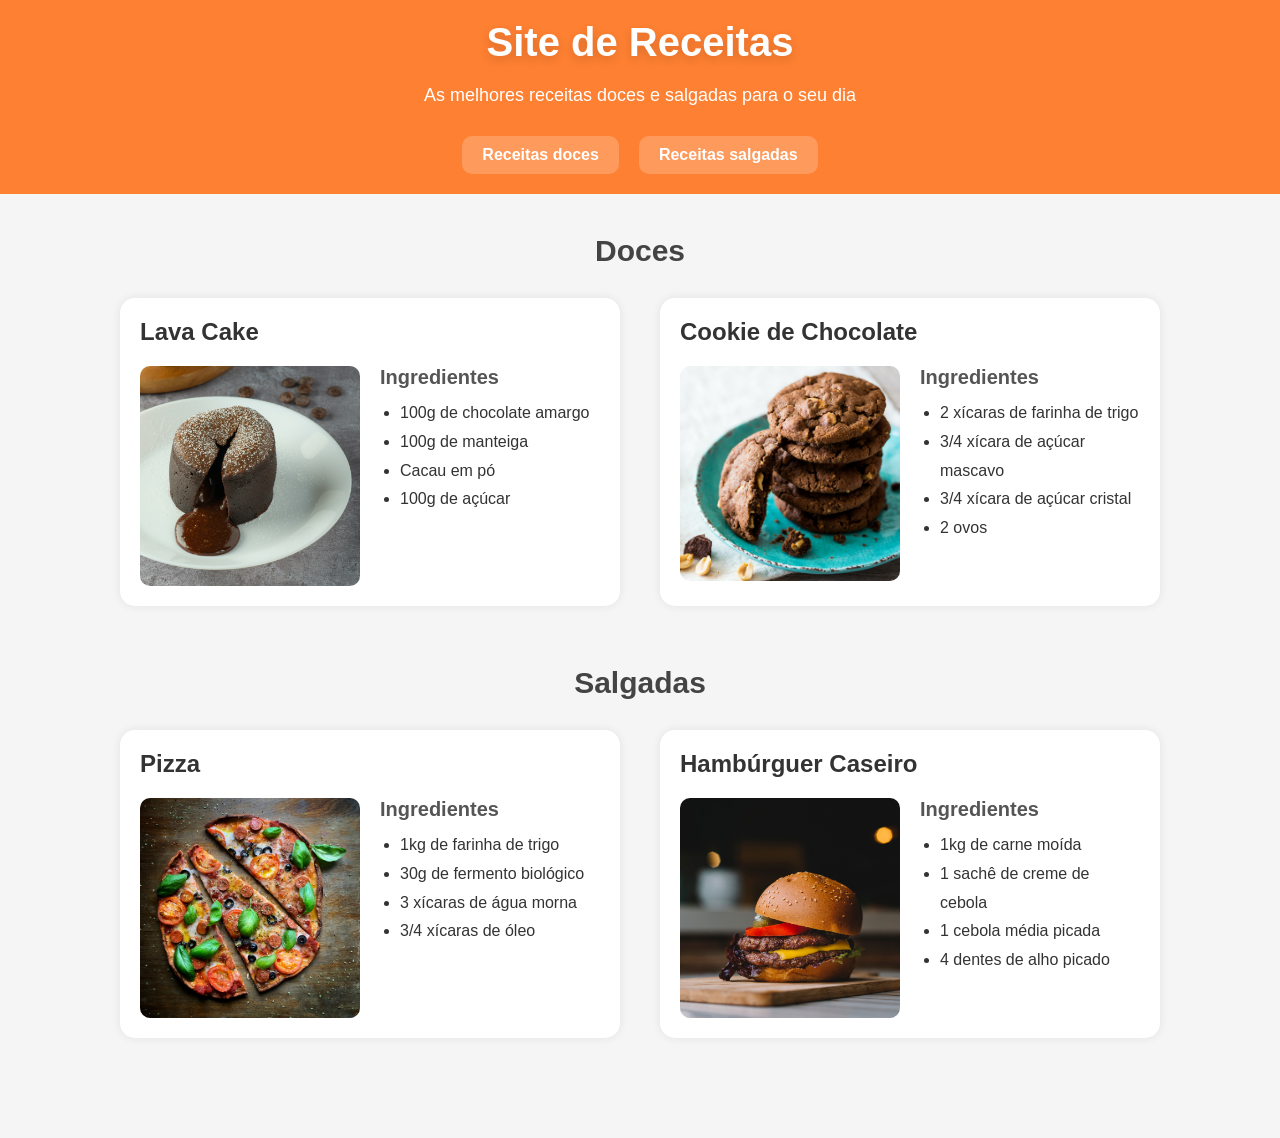
<file: site_receita/index.html>
<!DOCTYPE html>
<html lang="pt-BR">

<head>
    <meta charset="UTF-8">
    <meta name="viewport" content="width=device-width, initial-scale=1.0">
    <title>Site de Receitas</title>
    <link rel="stylesheet" href="style.css">
</head>

<body>

    <header>

        <h1>Site de Receitas</h1>

         <p>As melhores receitas doces e salgadas para o seu dia</p>

        <nav>
            <a href="#doces">Receitas doces</a>
            <a href="#salgadas">Receitas salgadas</a>
        </nav>

    </header>

    <main>

        <section id="doces">

            <h2>Doces</h2>

            <div class="container-receitas">

                <article id="Lava">

                    <h3>Lava Cake</h3>

                    <div class="receita-info">

                        <img src="./img/lava-cake.jpg" alt="Lava Cake">

                        <div class="conteudo-receita">

                            <h4>Ingredientes</h4>

                            <ul>
                                <li>100g de chocolate amargo</li>
                                <li>100g de manteiga</li>
                                <li>Cacau em pó</li>
                                <li>100g de açúcar</li>
                            </ul>

                        </div>

                    </div>

                </article>

                <article id="cookie">

                    <h3>Cookie de Chocolate</h3>

                    <div class="receita-info">

                        <img src="./img/cookie-chocolate.jpg" alt="Cookie">

                        <div class="conteudo-receita">

                            <h4>Ingredientes</h4>

                            <ul>
                                <li>2 xícaras de farinha de trigo</li>
                                <li>3/4 xícara de açúcar mascavo</li>
                                <li>3/4 xícara de açúcar cristal</li>
                                <li>2 ovos</li>
                            </ul>

                        </div>

                    </div>

                </article>

            </div>

        </section>

        <section id="salgadas">

            <h2>Salgadas</h2>

            <div class="container-receitas">

                <article id="pizza">

                    <h3>Pizza</h3>

                    <div class="receita-info">

                        <img src="./img/pizza.jpg" alt="Pizza">

                        <div class="conteudo-receita">

                            <h4>Ingredientes</h4>

                            <ul>
                                <li>1kg de farinha de trigo</li>
                                <li>30g de fermento biológico</li>
                                <li>3 xícaras de água morna</li>
                                <li>3/4 xícaras de óleo</li>
                            </ul>

                        </div>

                    </div>

                </article>

                <article id="hamburguer">

                    <h3>Hambúrguer Caseiro</h3>

                    <div class="receita-info">

                        <img src="./img/hamburguer.jpg" alt="Hambúrguer">

                        <div class="conteudo-receita">

                            <h4>Ingredientes</h4>

                            <ul>
                                <li>1kg de carne moída</li>
                                <li>1 sachê de creme de cebola</li>
                                <li>1 cebola média picada</li>
                                <li>4 dentes de alho picado</li>
                            </ul>

                        </div>

                    </div>

                </article>

            </div>

        </section>

    </main>

</body>

</html>
</file>
<file: PrimeiroSite/style.css>
img {
    width: 20%;
    height: 500 px;
}
</file>
<file: ProjetoAgencia/style.css>
html {
      font-size: 16px;
    }

    body {
      background-color: #f0f6ff;
      font-family: Arial, Helvetica, sans-serif;
    }

    h3 {
      text-align: center;
    }

    label {
      font-size: clamp(0.8rem, 1.5vw, 1.2rem);
    }

    h1, h2, h5 {
      font-size: clamp(1rem, 3vw, 2rem);
    }

    p, li, .form-check-label {
      font-size: clamp(0.75rem, 1.4vw, 1rem);
    }

    .card-title {
      font-size: clamp(0.9rem, 2vw, 1.3rem);
    }

    .card {
      border: 2px solid #0d6efd;
      cursor: pointer;
      transition: transform 0.2s, box-shadow 0.2s;
    }

    .card:hover {
      transform: translateY(-4px);
      box-shadow: 0 6px 20px rgba(13, 110, 253, 0.25);
    }

    .card.selecionado {
      background-color: #cfe2ff;
      border-color: #0a58ca;
    }

    @media (max-width: 576px) {
      label {
        display: none;
      }
    }
</file>
<file: ProjetoEntretenimento/style.css>
section {
    background-color: #261A22;
    margin-bottom: 10px;
}

header,
footer {
    background-color: #C9DFF2;
    margin-left: 20%;
    margin-right: 20%;
}

nav ul li {
    display: inline-block;
    list-style-type: none;
    text-decoration: none;
    margin: 5px 20px 5px 20px;
    padding: 20px;
    background-color: orange;
    border-radius: 20px;
    font-family: "Roboto", sans-serif;

}



nav ul li:hover {
    background-color: red;
    transition-duration: 0.85s;
}

#fotos img:hover {
    transform: scale(1.05);
    transition-duration: 0.85s;
}
</file>
<file: ProjetoEstruturado/style.css>
header img{
    width: 20%;
    height: 20%;
    border: 10px solid rgb(59, 54, 54);
    margin: 5px 10px 5px 10px;
    border-radius: 20px;
    margin-left: 20px;
    margin-right: 20px;
    margin-bottom: 20px;
    margin-top: 30px;

}
main {
    margin: 5px 10px 10px 5px;
    border: 5px solid blue;
    border-radius:30px;
    margin-left: 10px;
    margin-right: 800px;
    margin-bottom: 20px;
    margin-top: 30px;
    


}

body{
    font-family: Arial, Helvetica, sans-serif;
}
footer{
    margin: 5px 10px 20px 10px;
    border: 5px solid green;
    border-radius:30px;

}
</file>
<file: ProjetoFlexBásico/style.css>
.conteudo{
    min-width: 20vw;
    border:1px solid #a15b1dd6; 
}

.contdiv {
  display: flex;
  flex-direction: row;
  flex-wrap: wrap;

}
article{
    background-color: #1da12cd6;
    border: 2px solid#a11d1dd6;
    margin: 10vh 10vh 10vh ;

}
section{
    background-color: aqua;
    border:2px solid #421330d6;
    margin: 10vh 10vh 10vh;
}
article img{
    width: 20vh;
}
table, tr, td{

}
.textos{
    border: 1px solid #010201d6;
}
.contdivC{
    display: flex;
    flex-direction: column;
}
</file>
<file: ProjetoLanchonete/style.css>
h3{
    text-align: center;
}
html{
    font-size: 16px;
}
label{
    font-size: clamp(0.8rem, 1.5vw, 1.2rem);
}
</file>
<file: ProjetoMedidas/style.css>
:root {
      --bg: #f0eeea;
      --paper: #ffffff;
      --ink: #18181b;
      --muted: #71717a;
      --soft: #a1a1aa;
      --border: #e4e4e7;
      --border-dark: #d4d4d8;
      --accent: #1d4ed8;
      --accent-bg: #eff6ff;
      --green: #15803d;
      --green-bg: #f0fdf4;
      --red: #b91c1c;
      --amber: #92400e;
      --amber-bg: #fffbeb;
      --code-bg: #18181b;
      --shadow: 0 1px 3px rgba(0, 0, 0, 0.06), 0 4px 16px rgba(0, 0, 0, 0.04);
    }

    * {
      margin: 0;
      padding: 0;
      box-sizing: border-box;
    }

    body {
      font-family: 'IBM Plex Sans', sans-serif;
      background: var(--bg);
      color: var(--ink);
      font-size: 15px;
      line-height: 1.6;
    }

    /* TOPBAR */
    .topbar {
      position: fixed;
      top: 0;
      left: 0;
      right: 0;
      z-index: 200;
      background: var(--paper);
      border-bottom: 1px solid var(--border);
      height: 52px;
      display: flex;
      align-items: center;
      padding: 0 20px;
      gap: 2px;
      overflow-x: auto;
      scrollbar-width: none;
    }

    .topbar::-webkit-scrollbar {
      display: none;
    }

    .brand {
      font-size: 11px;
      font-weight: 600;
      letter-spacing: .08em;
      text-transform: uppercase;
      color: var(--soft);
      white-space: nowrap;
      padding-right: 18px;
      margin-right: 6px;
      border-right: 1px solid var(--border);
      flex-shrink: 0;
    }

    .nav-btn {
      padding: 5px 13px;
      border: none;
      background: transparent;
      font-family: 'IBM Plex Sans', sans-serif;
      font-size: 13px;
      font-weight: 400;
      color: var(--muted);
      cursor: pointer;
      border-radius: 5px;
      white-space: nowrap;
      transition: color .12s, background .12s;
      flex-shrink: 0;
    }

    .nav-btn:hover {
      color: var(--ink);
      background: #f4f4f5;
    }

    .nav-btn.active {
      color: var(--accent);
      background: var(--accent-bg);
      font-weight: 500;
    }

    .counter {
      margin-left: auto;
      font-family: 'JetBrains Mono', monospace;
      font-size: 11px;
      color: var(--soft);
      white-space: nowrap;
      padding-left: 16px;
      flex-shrink: 0;
    }

    /* LAYOUT */
    main {
      padding: 80px 16px 60px;
      display: flex;
      justify-content: center;
    }

    .wrap {
      width: 100%;
      max-width: 840px;
    }

    .slide {
      display: none;
      animation: appear .2s ease;
    }

    .slide.active {
      display: block;
    }

    @keyframes appear {
      from {
        opacity: 0;
        transform: translateY(6px)
      }

      to {
        opacity: 1;
        transform: translateY(0)
      }
    }

    /* CARD */
    .card {
      background: var(--paper);
      border: 1px solid var(--border);
      border-radius: 10px;
      padding: 36px 44px;
      box-shadow: var(--shadow);
      margin-bottom: 14px;
    }

    /* SLIDE HEADER */
    .slide-no {
      font-size: 11px;
      font-weight: 500;
      color: var(--soft);
      text-transform: uppercase;
      letter-spacing: .09em;
      margin-bottom: 6px;
    }

    .slide-title {
      font-size: 22px;
      font-weight: 700;
      line-height: 1.25;
      margin-bottom: 4px;
    }

    .slide-sub {
      font-size: 13.5px;
      color: var(--muted);
      margin-bottom: 24px;
      padding-bottom: 20px;
      border-bottom: 1px solid var(--border);
    }

    .slide-sub a {
      color: var(--accent);
      text-decoration: none;
      font-size: 12px;
    }

    /* CODE */
    .code {
      background: var(--code-bg);
      border-radius: 8px;
      padding: 18px 22px;
      font-family: 'JetBrains Mono', monospace;
      font-size: 12.5px;
      line-height: 1.85;
      color: #e2e8f0;
      overflow-x: auto;
      margin: 14px 0;
      position: relative;
    }

    .code-tag {
      position: absolute;
      top: 9px;
      right: 13px;
      font-size: 10px;
      color: #3f3f46;
      text-transform: uppercase;
      letter-spacing: .07em;
      font-family: 'IBM Plex Sans', sans-serif;
    }

    .cp {
      color: #7dd3fc
    }

    .cv {
      color: #86efac
    }

    .cs {
      color: #fde68a
    }

    .cu {
      color: #f9a8d4;
      font-weight: 600
    }

    .cc {
      color: #94a3b8
    }

    .cn {
      color: #fb923c
    }

    /* BADGES */
    .badge {
      display: inline-block;
      font-family: 'JetBrains Mono', monospace;
      font-size: 11.5px;
      font-weight: 700;
      padding: 2px 9px;
      border-radius: 4px;
    }

    .b-px {
      background: #fef3c7;
      color: #78350f
    }

    .b-em {
      background: #d1fae5;
      color: #064e3b
    }

    .b-rem {
      background: #dbeafe;
      color: #1e3a8a
    }

    .b-pct {
      background: #ffedd5;
      color: #7c2d12
    }

    .b-vw {
      background: #fce7f3;
      color: #831843
    }

    .b-vh {
      background: #ede9fe;
      color: #4c1d95
    }

    .b-ch {
      background: #ecfdf5;
      color: #052e16
    }

    .b-ex {
      background: #f3e8ff;
      color: #3b0764
    }

    .b-vmin {
      background: #e0f2fe;
      color: #0c4a6e
    }

    .b-vmax {
      background: #fdf4ff;
      color: #581c87
    }

    /* GRIDS */
    .g2 {
      display: grid;
      grid-template-columns: 1fr 1fr;
      gap: 14px;
    }

    .g2-centralizada {
      max-width:fit-content;
      margin: 0 auto;
    }

    .g3 {
      display: grid;
      grid-template-columns: 1fr 1fr 1fr;
      gap: 12px;
    }

    /* BOXES */
    .box {
      border-radius: 6px;
      padding: 13px 16px;
      font-size: 13.5px;
      line-height: 1.55;
      margin: 12px 0;
    }

    .box-blue {
      background: var(--accent-bg);
      border-left: 3px solid var(--accent);
      color: #1e3a8a;
    }

    .box-green {
      background: var(--green-bg);
      border-left: 3px solid var(--green);
      color: #14532d;
    }

    .box-red {
      background: #fef2f2;
      border-left: 3px solid var(--red);
      color: #7f1d1d;
    }

    .box-amber {
      background: var(--amber-bg);
      border-left: 3px solid #d97706;
      color: var(--amber);
    }

    /* TABLE */
    .tbl {
      width: 100%;
      border-collapse: collapse;
      font-size: 13.5px;
      margin: 12px 0;
    }

    .tbl th {
      background: var(--ink);
      color: #fff;
      padding: 9px 13px;
      text-align: left;
      font-weight: 600;
      font-size: 12px;
    }

    .tbl th:first-child {
      border-radius: 6px 0 0 0;
    }

    .tbl th:last-child {
      border-radius: 0 6px 0 0;
    }

    .tbl td {
      padding: 9px 13px;
      border-bottom: 1px solid var(--border);
      vertical-align: top;
    }

    .tbl tr:hover td {
      background: #fafafa;
    }

    .tbl code {
      font-family: 'JetBrains Mono', monospace;
      font-size: 12px;
    }

    /* UNIT CARD */
    .ucard {
      border: 1px solid var(--border);
      border-radius: 8px;
      padding: 16px;
    }

    .ucard h4 {
      font-size: 13.5px;
      font-weight: 600;
      margin: 8px 0 5px;
    }

    .ucard p {
      font-size: 13px;
      color: var(--muted);
      line-height: 1.5;
    }

    /* DEMO */
    .demo {
      background: #f8f8f8;
      border: 1px dashed var(--border-dark);
      border-radius: 8px;
      padding: 20px;
      margin-top: 14px;
    }

    .demo-title {
      font-size: 11px;
      font-weight: 600;
      text-transform: uppercase;
      letter-spacing: .08em;
      color: var(--soft);
      margin-bottom: 14px;
    }

    label {
      font-size: 13px;
      color: var(--muted);
      display: block;
      margin-bottom: 4px;
    }

    label b {
      color: var(--ink);
    }

    input[type=range] {
      width: 100%;
      accent-color: var(--accent);
      margin-bottom: 12px;
      cursor: pointer;
    }

    input[type=number] {
      width: 100%;
      padding: 7px 10px;
      border: 1px solid var(--border);
      border-radius: 6px;
      font-family: 'JetBrains Mono', monospace;
      font-size: 14px;
      outline: none;
    }

    input[type=number]:focus {
      border-color: var(--accent);
    }

    .bar {
      height: 40px;
      background: var(--accent);
      border-radius: 5px;
      display: flex;
      align-items: center;
      justify-content: center;
      color: #fff;
      font-family: 'JetBrains Mono', monospace;
      font-size: 12px;
      transition: width .08s;
      white-space: nowrap;
      padding: 0 10px;
      min-width: 60px;
    }

    .font-preview {
      background: var(--paper);
      border: 1px solid var(--border);
      border-radius: 6px;
      padding: 14px 18px;
      transition: font-size .08s;
    }

    .fp-label {
      font-size: 11px;
      font-family: 'JetBrains Mono', monospace;
      color: var(--soft);
      margin-top: 5px;
    }

    /* CAPA */
    .cover {
      display: flex;
      flex-direction: column;
      align-items: center;
      text-align: center;
      padding: 52px 40px 44px;
    }

    .cover-mark {
      width: 56px;
      height: 56px;
      background: var(--ink);
      border-radius: 12px;
      display: flex;
      align-items: center;
      justify-content: center;
      margin-bottom: 24px;
    }

    .cover-mark svg {
      fill: #fff;
    }

    .cover-tag {
      font-size: 11px;
      font-weight: 600;
      letter-spacing: .09em;
      text-transform: uppercase;
      color: var(--accent);
      background: var(--accent-bg);
      padding: 3px 12px;
      border-radius: 20px;
      margin-bottom: 18px;
    }

    .cover h1 {
      font-size: 30px;
      font-weight: 700;
      line-height: 1.2;
      margin-bottom: 10px;
    }

    .cover p {
      font-size: 14.5px;
      color: var(--muted);
      max-width: 480px;
      line-height: 1.65;
      margin-bottom: 28px;
    }

    .cover-badges {
      display: flex;
      flex-wrap: wrap;
      gap: 7px;
      justify-content: center;
      margin-bottom: 30px;
    }

    .cover-info {
      display: flex;
      gap: 28px;
      font-size: 13px;
      color: var(--muted);
      flex-wrap: wrap;
      justify-content: center;
    }

    .cover-info b {
      color: var(--ink);
    }

    .divider {
      width: 1px;
      background: var(--border);
    }

    /* ARROWS */
    .arrows {
      display: flex;
      justify-content: space-between;
      padding: 0 2px;
    }

    .arr {
      display: flex;
      align-items: center;
      gap: 5px;
      background: var(--paper);
      border: 1px solid var(--border);
      padding: 7px 16px;
      border-radius: 7px;
      font-family: 'IBM Plex Sans', sans-serif;
      font-size: 13px;
      font-weight: 500;
      color: var(--ink);
      cursor: pointer;
      transition: all .13s;
    }

    .arr:hover {
      background: var(--ink);
      color: #fff;
      border-color: var(--ink);
    }

    .arr:disabled {
      opacity: .3;
      pointer-events: none;
    }

    /* COMPARE */
    .cmp-head {
      display: grid;
      grid-template-columns: 80px 1fr 1fr 1fr 1fr;
      background: var(--ink);
      color: #fff;
      border-radius: 7px 7px 0 0;
      font-size: 12px;
      font-weight: 600;
    }

    .cmp-row {
      display: grid;
      grid-template-columns: 80px 1fr 1fr 1fr 1fr;
      border-bottom: 1px solid var(--border);
      font-size: 13px;
    }

    .cmp-row:hover>div {
      background: #fafafa;
    }

    .cmp-head>div,
    .cmp-row>div {
      padding: 9px 12px;
    }

    .ok {
      color: var(--green);
      font-weight: 600;
    }

    .no {
      color: var(--red);
    }

    .par {
      color: #a16207;
    }

    p {
      margin-bottom: 10px;
    }

    strong {
      font-weight: 600;
    }

    h3 {
      font-size: 15px;
      font-weight: 600;
      margin-bottom: 8px;
    }

    /* ── MENU MOBILE ── */
    .mob-bar {
      display: none;
      position: fixed;
      top: 0;
      left: 0;
      right: 0;
      z-index: 300;
      background: var(--paper);
      border-bottom: 1px solid var(--border);
      height: 52px;
      align-items: center;
      justify-content: space-between;
      padding: 0 16px;
    }

    .mob-brand {
      font-size: 12px;
      font-weight: 600;
      color: var(--soft);
      letter-spacing: .07em;
      text-transform: uppercase;
    }

    .mob-slide-info {
      font-size: 12px;
      font-family: 'JetBrains Mono', monospace;
      color: var(--muted);
    }

    .mob-ham {
      width: 36px;
      height: 36px;
      border: 1px solid var(--border);
      border-radius: 7px;
      background: var(--paper);
      cursor: pointer;
      display: flex;
      flex-direction: column;
      align-items: center;
      justify-content: center;
      gap: 5px;
      flex-shrink: 0;
    }

    .mob-ham span {
      display: block;
      width: 16px;
      height: 1.5px;
      background: var(--ink);
      border-radius: 2px;
      transition: all .2s;
    }

    /* Drawer */
    .mob-drawer {
      display: none;
      position: fixed;
      top: 52px;
      left: 0;
      right: 0;
      bottom: 0;
      z-index: 299;
      background: var(--paper);
      overflow-y: auto;
      flex-direction: column;
      padding: 12px 0 24px;
      border-top: 1px solid var(--border);
    }

    .mob-drawer.open {
      display: flex;
    }

    .mob-nav-btn {
      padding: 13px 20px;
      border: none;
      background: transparent;
      font-family: 'IBM Plex Sans', sans-serif;
      font-size: 15px;
      font-weight: 400;
      color: var(--ink);
      text-align: left;
      cursor: pointer;
      border-bottom: 1px solid var(--border);
      display: flex;
      align-items: center;
      justify-content: space-between;
      transition: background .1s;
    }

    .mob-nav-btn:hover {
      background: #f4f4f5;
    }

    .mob-nav-btn.active {
      color: var(--accent);
      font-weight: 600;
      background: var(--accent-bg);
    }

    .mob-nav-btn .slide-num {
      font-size: 11px;
      font-family: 'JetBrains Mono', monospace;
      color: var(--soft);
    }

    /* ── RESPONSIVE ── */
    @media (max-width: 700px) {

      /* Troca topbar por mob-bar */
      .topbar {
        display: none;
      }

      .mob-bar {
        display: flex;
      }

      main {
        padding-top: 68px;
        padding-left: 12px;
        padding-right: 12px;
        padding-bottom: 40px;
      }

      .card {
        padding: 22px 18px;
        border-radius: 8px;
      }

      /* Grids viram coluna única */
      .g2,
      .g3 {
        grid-template-columns: 1fr;
        gap: 10px;
      }

      /* Títulos menores */
      .slide-title {
        font-size: 18px;
      }

      .slide-sub {
        font-size: 13px;
        margin-bottom: 18px;
        padding-bottom: 16px;
      }

      /* Capa */
      .cover {
        padding: 32px 12px 28px;
      }

      .cover h1 {
        font-size: 22px;
      }

      .cover p {
        font-size: 13.5px;
      }

      .cover-info {
        gap: 12px;
        flex-direction: column;
        align-items: center;
      }

      .cover-info .divider {
        display: none;
      }

      /* Código — fonte menor, scroll horizontal */
      .code {
        font-size: 11.5px;
        padding: 14px 14px;
        line-height: 1.75;
      }

      /* Tabelas: scroll horizontal em wrapper */
      .tbl-wrap {
        overflow-x: auto;
        -webkit-overflow-scrolling: touch;
        border-radius: 6px;
      }

      .tbl {
        min-width: 440px;
        font-size: 12.5px;
      }

      .tbl th,
      .tbl td {
        padding: 8px 10px;
      }

      /* Tabela comparativa — colapsa colunas menos importantes */
      .cmp-head,
      .cmp-row {
        grid-template-columns: 70px 1fr 1fr;
      }

      .cmp-head>div:nth-child(n+4),
      .cmp-row>div:nth-child(n+4) {
        display: none;
      }

      /* Demos */
      .demo {
        padding: 14px;
      }

      .demo-title {
        font-size: 10px;
        margin-bottom: 10px;
      }

      /* Boxes */
      .box {
        font-size: 13px;
        padding: 11px 13px;
      }

      /* ucard */
      .ucard {
        padding: 13px;
      }

      .ucard h4 {
        font-size: 13px;
      }

      .ucard p {
        font-size: 12.5px;
      }

      /* Botões de navegar */
      .arr {
        padding: 9px 14px;
        font-size: 13px;
      }

      .arrows {
        padding: 0;
      }

      /* Font previews no slide 3 */
      .font-preview {
        padding: 10px 12px;
      }

      /* bar do vh fica menor */
      #vh-bar {
        width: 56px;
      }

      /* h3 */
      h3 {
        font-size: 14px;
      }

      p {
        font-size: 14px;
      }
    }
</file>
<file: ProjetoPortifolioRascunho/style.css>
/* ESTILO GERAL */

body{
    background-color: #EADBC8;
    font-family: Arial, Helvetica, sans-serif;
    margin: 0;
}

/* HEADER */

header{
    text-align: center;
}

header h1{
    color: #1B3A2E;
    text-decoration: underline;
}

/* Foto do perfil */

header img{
    width: 150px;
    border-radius: 30px;
    display: block;
    margin: 20px auto;
    transition: transform 0.3s, box-shadow 0.3s;
}

header img:hover{
    transform: scale(1.05);
    box-shadow: 0px 10px 30px rgba(0,0,0,0.3);
}

/* SEÇÕES */

section{
    background-color: #FFF8F0;
    border: 2px solid #5C4B3B;
    border-radius: 20px;
    padding: 20px;
    margin: 30px 40px;
    box-shadow: 0px 4px 12px rgba(0,0,0,0.15);
}

section h2{
    font-size: 25px;
    color: #1B3A2E;
}

/* TABELA DE PROJETOS */

table{
    width: 100%;
    border-collapse: collapse;
}

td{
    border: 1px solid #8D6E63;
    padding: 25px;
    line-height: 1.7;
}

/* linhas alternadas */

table tr:nth-child(odd){
    background-color: #F5EFE6;
}

table tr:nth-child(even){
    background-color: #EADBC8;
}

/* imagens dos projetos */

table img{
    width: 300px;
    border-radius: 10px;
    display: block;
    margin: auto;
    transition: transform 0.3s;
}

table img:hover{
    transform: scale(1.08);
}
</file>
<file: site_receita/style.css>
* {
    margin: 0;
    padding: 0;
    box-sizing: border-box;
}

html {
    font-size: 62.5%;
    font-family: Arial, Helvetica, sans-serif;
    scroll-behavior: smooth;
}

body {
    background-color: #f5f5f5;
    color: #333;
}

header {
    background-color: #ff7723ec;
    padding: 2rem;
    text-align: center;
}

h1 {
    font-size: 4rem;
    color: white;
    margin-bottom: 2rem;
    text-shadow: 0 4px 10px rgba(0,0,0,0.15);
}
header p {
    font-size: 1.8rem;
    color: #ffff;
    margin-bottom: 3rem;
}

nav {
    display: flex;
    justify-content: center;
    gap: 2rem;
}

nav a {
    text-decoration: none;
    font-size: 1.6rem;
    color: white;
    background-color: rgba(255, 255, 255, 0.2);
    padding: 1rem 2rem;
    border-radius: 1rem;
    transition: 0.3s;
    font-weight: bold;
}

nav a:hover {
    background-color: white;
    color: #ff914d;
    transform: translateY(-3px);
}

main {
    padding: 4rem;
}

h2 {
    font-size: 3rem;
    margin-bottom: 3rem;
    text-align: center;
    color: #444;
}

.container-receitas {
    display: flex;
    justify-content: center;
    gap: 4rem;
    flex-wrap: wrap;
    margin-bottom: 6rem;
}

article {
    width: 50rem;
    background-color: white;
    padding: 2rem;
    border-radius: 1.5rem;
    box-shadow: 0 0 10px rgba(0, 0, 0, 0.08);
    transition: 0.3s;
}

article:hover {
    transform: scale(1.05);
}

article h3 {
    font-size: 2.4rem;
    margin-bottom: 2rem;
}

.receita-info {
    display: flex;
    gap: 2rem;
    align-items: flex-start;
}

img {
    width: 22rem;
    border-radius: 1rem;
}


.conteudo-receita {
    display: flex;
    flex-direction: column;
    gap: 1rem;
}

h4 {
    font-size: 2rem;
    color: #555;
}

ul {
    padding-left: 2rem;
    line-height: 1.8;
}

li {
    font-size: 1.6rem;
}
</file>
